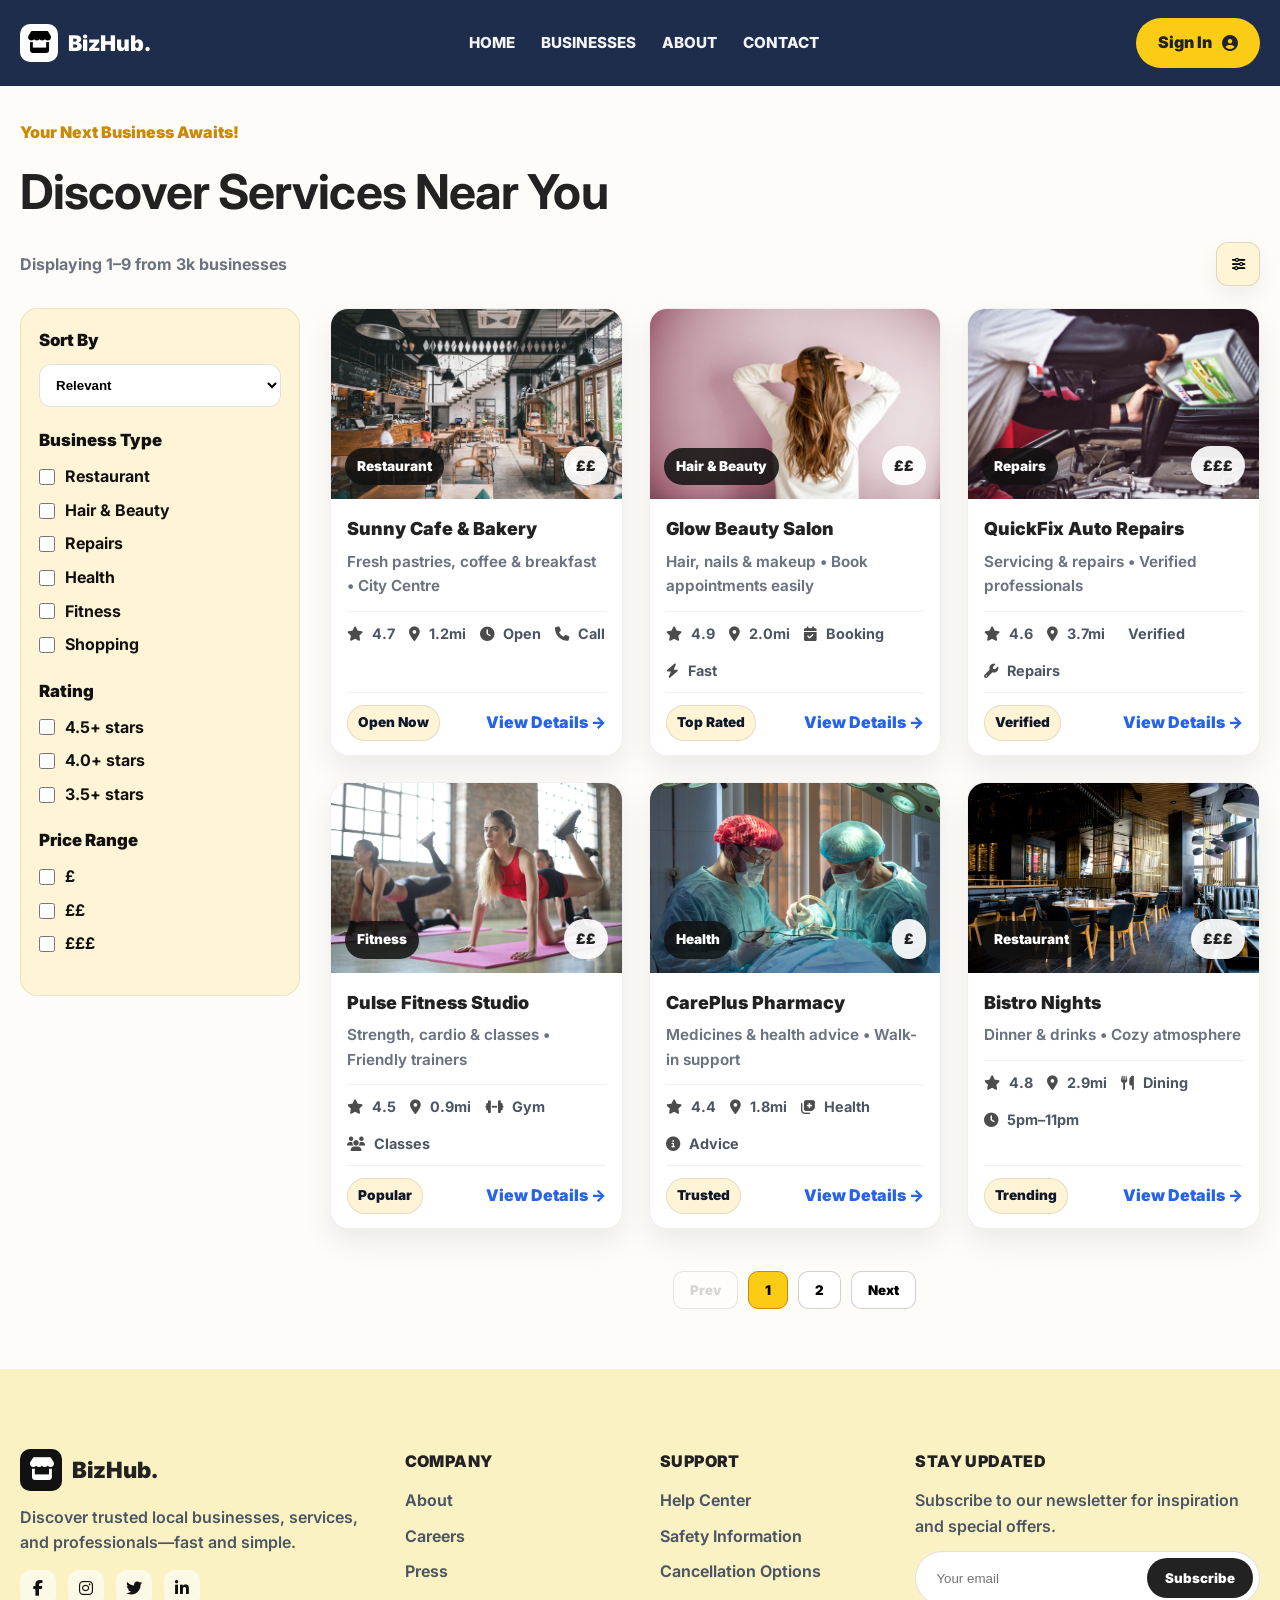
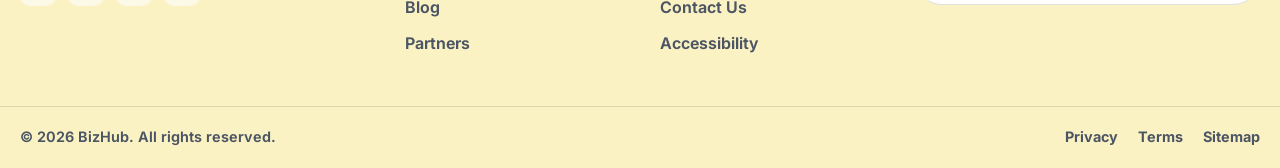
<file: business.html>
<!DOCTYPE html>
<html lang="en">

<head>
  <meta charset="UTF-8" />
  <meta name="viewport" content="width=device-width, initial-scale=1.0" />
  <title>BizHub | Businesses</title>

  <link rel="stylesheet" href="style.css" />
  <link rel="stylesheet" href="https://cdnjs.cloudflare.com/ajax/libs/font-awesome/6.5.0/css/all.min.css">
  <link href="https://fonts.googleapis.com/css2?family=Inter:wght@300;400;600;700;800;900&display=swap"
    rel="stylesheet" />
</head>

<body>

  <!-- NAV -->
  <nav class="navbar">
    <div class="container nav-container">
      <a href="index.html" class="logo">
        <div class="logo-icon"><i class="fa-solid fa-store"></i></div>
        <span>BizHub.</span>
      </a>

      <input type="checkbox" id="nav-toggle" class="nav-toggle">

      <label for="nav-toggle" class="hamburger">
        <i class="fa-solid fa-bars"></i>
      </label>

      <ul class="nav-links">
        <li><a href="index.html">Home</a></li>
        <li><a href="business.html">Businesses</a></li>
        <li><a href="about.html">About</a></li>
        <li><a href="contact.html">Contact</a></li>

        <li class="mobile-signin-item">
          <a class="btn-login" href="signup.html">
            Sign In <i class="fa-solid fa-circle-user"></i>
          </a>
        </li>
      </ul>

      <div class="nav-actions">
        <a class="btn-login" href="signup.html">
          Sign In <i class="fa-solid fa-circle-user"></i>
        </a>
      </div>
    </div>
  </nav>

  <!-- PAGE HEADER -->
  <header class="listing-hero">
    <div class="container">
      <p class="listing-kicker">Your Next Business Awaits!</p>
      <h1 class="listing-title">Discover Services Near You</h1>

      <div class="listing-topbar">
        <p class="listing-count">Displaying <strong>1–9</strong> from <strong>3k</strong> businesses</p>

        <button class="listing-filter-btn" type="button" aria-label="Filters">
          <i class="fa-solid fa-sliders"></i>
        </button>
      </div>
    </div>
  </header>

  <!-- CONTENT -->
  <main class="container listing-layout">

    <!-- LEFT FILTER SIDEBAR -->
    <aside class="filters">
      <div class="filter-block">
        <h3>Sort By</h3>
        <select class="select">
          <option>Relevant</option>
          <option>Top Rated</option>
          <option>Nearest</option>
          <option>Open Now</option>
        </select>
      </div>

      <div class="filter-block">
        <h3>Business Type</h3>
        <label class="check"><input type="checkbox"> Restaurant</label>
        <label class="check"><input type="checkbox"> Hair & Beauty</label>
        <label class="check"><input type="checkbox"> Repairs</label>
        <label class="check"><input type="checkbox"> Health</label>
        <label class="check"><input type="checkbox"> Fitness</label>
        <label class="check"><input type="checkbox"> Shopping</label>
      </div>

      <div class="filter-block">
        <h3>Rating</h3>
        <label class="check"><input type="checkbox"> 4.5+ stars</label>
        <label class="check"><input type="checkbox"> 4.0+ stars</label>
        <label class="check"><input type="checkbox"> 3.5+ stars</label>
      </div>

      <div class="filter-block">
        <h3>Price Range</h3>
        <label class="check"><input type="checkbox"> £</label>
        <label class="check"><input type="checkbox"> ££</label>
        <label class="check"><input type="checkbox"> £££</label>
      </div>
    </aside>

    <!-- RIGHT LISTING GRID -->
    <section class="listing-grid">

      <!-- CARD 1 -->
      <article class="biz-card">
        <div class="biz-img">
          <img src="images/cafe.jpg" alt="Cafe">
          <span class="biz-chip">Restaurant</span>
          <span class="biz-price">££</span>
        </div>

        <div class="biz-body">
          <h3 class="biz-title">Sunny Cafe & Bakery</h3>
          <p class="biz-desc">Fresh pastries, coffee & breakfast • City Centre</p>

          <div class="biz-icons">
            <span><i class="fa-solid fa-star"></i> 4.7</span>
            <span><i class="fa-solid fa-location-dot"></i> 1.2mi</span>
            <span><i class="fa-solid fa-clock"></i> Open</span>
            <span><i class="fa-solid fa-phone"></i> Call</span>
          </div>

          <div class="biz-bottom">
            <span class="biz-highlight">Open Now</span>
            <a href="details_cafe.html" class="view-link">View Details →</a>
          </div>
        </div>
      </article>

      <!-- CARD 2 -->
      <article class="biz-card">
        <div class="biz-img">
          <img src="images/salon.jpg" alt="Salon">
          <span class="biz-chip">Hair & Beauty</span>
          <span class="biz-price">££</span>
        </div>

        <div class="biz-body">
          <h3 class="biz-title">Glow Beauty Salon</h3>
          <p class="biz-desc">Hair, nails & makeup • Book appointments easily</p>

          <div class="biz-icons">
            <span><i class="fa-solid fa-star"></i> 4.9</span>
            <span><i class="fa-solid fa-location-dot"></i> 2.0mi</span>
            <span><i class="fa-solid fa-calendar-check"></i> Booking</span>
            <span><i class="fa-solid fa-bolt"></i> Fast</span>
          </div>

          <div class="biz-bottom">
            <span class="biz-highlight">Top Rated</span>
            <a href="details_salon.html" class="view-link">View Details →</a>
          </div>
        </div>
      </article>

      <!-- CARD 3 -->
      <article class="biz-card">
        <div class="biz-img">
          <img src="images/repair.jpg" alt="Auto repair">
          <span class="biz-chip">Repairs</span>
          <span class="biz-price">£££</span>
        </div>

        <div class="biz-body">
          <h3 class="biz-title">QuickFix Auto Repairs</h3>
          <p class="biz-desc">Servicing & repairs • Verified professionals</p>

          <div class="biz-icons">
            <span><i class="fa-solid fa-star"></i> 4.6</span>
            <span><i class="fa-solid fa-location-dot"></i> 3.7mi</span>
            <span><i class="fa-solid fa-shield-check"></i> Verified</span>
            <span><i class="fa-solid fa-wrench"></i> Repairs</span>
          </div>

          <div class="biz-bottom">
            <span class="biz-highlight">Verified</span>
            <a href="details_auto.html" class="view-link">View Details →</a>
          </div>
        </div>
      </article>

      <!-- CARD 4 -->
      <article class="biz-card">
        <div class="biz-img">
          <img src="images/fittness.jpg" alt="Gym">
          <span class="biz-chip">Fitness</span>
          <span class="biz-price">££</span>
        </div>

        <div class="biz-body">
          <h3 class="biz-title">Pulse Fitness Studio</h3>
          <p class="biz-desc">Strength, cardio & classes • Friendly trainers</p>

          <div class="biz-icons">
            <span><i class="fa-solid fa-star"></i> 4.5</span>
            <span><i class="fa-solid fa-location-dot"></i> 0.9mi</span>
            <span><i class="fa-solid fa-dumbbell"></i> Gym</span>
            <span><i class="fa-solid fa-users"></i> Classes</span>
          </div>

          <div class="biz-bottom">
            <span class="biz-highlight">Popular</span>
            <a href="details_gym.html" class="view-link">View Details →</a>
          </div>
        </div>
      </article>

      <!-- CARD 5 -->
      <article class="biz-card">
        <div class="biz-img">
          <img src="images/pharmacy.jpg" alt="Pharmacy">
          <span class="biz-chip">Health</span>
          <span class="biz-price">£</span>
        </div>

        <div class="biz-body">
          <h3 class="biz-title">CarePlus Pharmacy</h3>
          <p class="biz-desc">Medicines & health advice • Walk-in support</p>

          <div class="biz-icons">
            <span><i class="fa-solid fa-star"></i> 4.4</span>
            <span><i class="fa-solid fa-location-dot"></i> 1.8mi</span>
            <span><i class="fa-solid fa-notes-medical"></i> Health</span>
            <span><i class="fa-solid fa-circle-info"></i> Advice</span>
          </div>

          <div class="biz-bottom">
            <span class="biz-highlight">Trusted</span>
            <a href="details_pharmacy.html" class="view-link">View Details →</a>
          </div>
        </div>
      </article>

      <!-- CARD 6 -->
      <article class="biz-card">
        <div class="biz-img">
          <img src="images/restaurant.jpg" alt="Restaurant">
          <span class="biz-chip">Restaurant</span>
          <span class="biz-price">£££</span>
        </div>

        <div class="biz-body">
          <h3 class="biz-title">Bistro Nights</h3>
          <p class="biz-desc">Dinner & drinks • Cozy atmosphere</p>

          <div class="biz-icons">
            <span><i class="fa-solid fa-star"></i> 4.8</span>
            <span><i class="fa-solid fa-location-dot"></i> 2.9mi</span>
            <span><i class="fa-solid fa-utensils"></i> Dining</span>
            <span><i class="fa-solid fa-clock"></i> 5pm–11pm</span>
          </div>

          <div class="biz-bottom">
            <span class="biz-highlight">Trending</span>
            <a href="details_bistro.html" class="view-link">View Details →</a>
          </div>
        </div>
      </article>

      <!-- PAGINATION -->
      <div class="pagination">
        <button class="page-btn" disabled>Prev</button>
        <button class="page-btn active">1</button>
        <button class="page-btn">2</button>
        <button class="page-btn">Next</button>
      </div>

    </section>
  </main>

  <!-- FOOTER -->
  <footer class="footer">
    <div class="container footer-grid">

      <div class="footer-brand">
        <div class="footer-logo">
          <div class="footer-logo-box"><i class="fa-solid fa-store"></i></div>
          <span>BizHub.</span>
        </div>
        <p>
          Discover trusted local businesses, services, and professionals—fast and simple.
        </p>

        <div class="footer-socials">
          <a href="https://facebook.com" aria-label="Facebook" target="_blank"><i
              class="fa-brands fa-facebook-f"></i></a>
          <a href="https://instagram.com" aria-label="Instagram" target="_blank"><i
              class="fa-brands fa-instagram"></i></a>
          <a href="https://x.com" aria-label="Twitter" target="_blank"><i class="fa-brands fa-twitter"></i></a>
          <a href="https://linkedin.com" aria-label="LinkedIn" target="_blank"><i
              class="fa-brands fa-linkedin-in"></i></a>
        </div>
      </div>

      <div class="footer-links">
        <h4>COMPANY</h4>
        <a href="about.html">About</a>
        <a href="#">Careers</a>
        <a href="#">Press</a>
        <a href="#">Blog</a>
        <a href="#">Partners</a>
      </div>

      <div class="footer-links">
        <h4>SUPPORT</h4>
        <a href="#">Help Center</a>
        <a href="#">Safety Information</a>
        <a href="#">Cancellation Options</a>
        <a href="contact.html">Contact Us</a>
        <a href="#">Accessibility</a>
      </div>

      <div class="footer-newsletter">
        <h4>STAY UPDATED</h4>
        <p>Subscribe to our newsletter for inspiration and special offers.</p>

        <div class="input-group">
          <input type="email" placeholder="Your email" />
          <button>Subscribe</button>
        </div>
      </div>

    </div>

    <div class="container footer-bottom">
      <p>© 2026 BizHub. All rights reserved.</p>
      <div class="b-links">
        <a href="#">Privacy</a>
        <a href="#">Terms</a>
        <a href="#">Sitemap</a>
      </div>
    </div>
  </footer>

</body>

</html>
</file>
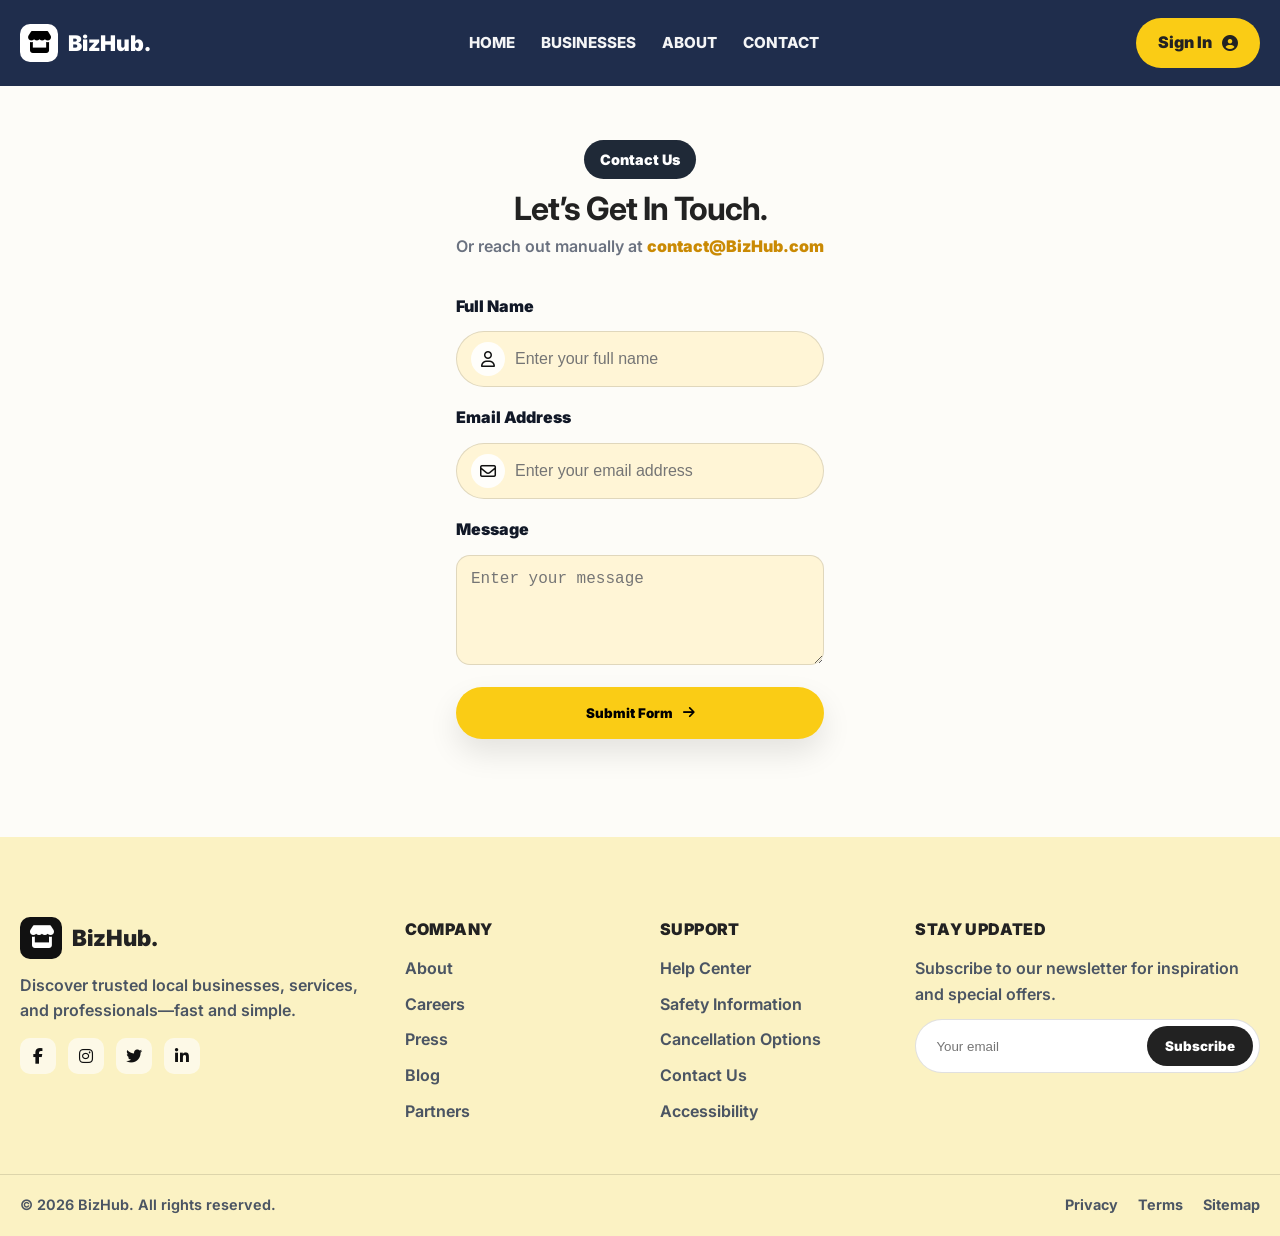
<file: contact.html>
<!DOCTYPE html>
<html lang="en">

<head>
  <meta charset="UTF-8" />
  <meta name="viewport" content="width=device-width, initial-scale=1.0" />
  <title>BizHub | Contact</title>

  <link rel="stylesheet" href="style.css" />
  <link href="https://cdnjs.cloudflare.com/ajax/libs/font-awesome/6.5.0/css/all.min.css" rel="stylesheet" />
  <link href="https://fonts.googleapis.com/css2?family=Inter:wght@300;400;600;700;800;900&display=swap"
    rel="stylesheet" />
</head>

<body>

  <!-- NAV -->
  <nav class="navbar">
    <div class="container nav-container">
      <a href="index.html" class="logo">
        <div class="logo-icon"><i class="fa-solid fa-store"></i></div>
        <span>BizHub.</span>
      </a>

      <input type="checkbox" id="nav-toggle" class="nav-toggle">

      <label for="nav-toggle" class="hamburger">
        <i class="fa-solid fa-bars"></i>
      </label>

      <ul class="nav-links">
        <li><a href="index.html">Home</a></li>
        <li><a href="business.html">Businesses</a></li>
        <li><a href="about.html">About</a></li>
        <li><a href="contact.html">Contact</a></li>

        <li class="mobile-signin-item">
          <a class="btn-login" href="signup.html">
            Sign In <i class="fa-solid fa-circle-user"></i>
          </a>
        </li>
      </ul>

      <div class="nav-actions">
        <a class="btn-login" href="signup.html">
          Sign In <i class="fa-solid fa-circle-user"></i>
        </a>
      </div>
    </div>
  </nav>

  <!-- CONTACT -->
  <section class="contact-page">
    <div class="container contact-wrap">

      <div class="contact-head">
        <span class="contact-pill">Contact Us</span>
        <h1>Let’s Get In Touch.</h1>
        <p>
          Or reach out manually at
          <a class="contact-email" href="mailto:contact@BizHub.com">contact@BizHub.com</a>
        </p>
      </div>

      <form class="contact-form" id="contactForm">
        <label class="contact-label" for="fullName">Full Name</label>
        <div class="contact-input">
          <i class="fa-regular fa-user"></i>
          <input id="fullName" type="text" placeholder="Enter your full name" required />
        </div>

        <label class="contact-label" for="email">Email Address</label>
        <div class="contact-input">
          <i class="fa-regular fa-envelope"></i>
          <input id="email" type="email" placeholder="Enter your email address" required />
        </div>

        <label class="contact-label" for="message">Message</label>
        <textarea id="message" class="contact-textarea" placeholder="Enter your message" required></textarea>

        <button class="contact-submit" type="submit">
          Submit Form <i class="fa-solid fa-arrow-right"></i>
        </button>

        <p class="contact-note" id="contactNote" aria-live="polite"></p>
      </form>

    </div>
  </section>

  <!-- FOOTER -->
  <footer class="footer">
    <div class="container footer-grid">

      <div class="footer-brand">
        <div class="footer-logo">
          <div class="footer-logo-box"><i class="fa-solid fa-store"></i></div>
          <span>BizHub.</span>
        </div>
        <p>
          Discover trusted local businesses, services, and professionals—fast and simple.
        </p>

        <div class="footer-socials">
          <a href="https://facebook.com" aria-label="Facebook" target="_blank"><i
              class="fa-brands fa-facebook-f"></i></a>
          <a href="https://instagram.com" aria-label="Instagram" target="_blank"><i
              class="fa-brands fa-instagram"></i></a>
          <a href="https://x.com" aria-label="Twitter" target="_blank"><i class="fa-brands fa-twitter"></i></a>
          <a href="https://linkedin.com" aria-label="LinkedIn" target="_blank"><i
              class="fa-brands fa-linkedin-in"></i></a>
        </div>
      </div>

      <div class="footer-links">
        <h4>COMPANY</h4>
        <a href="about.html">About</a>
        <a href="#">Careers</a>
        <a href="#">Press</a>
        <a href="#">Blog</a>
        <a href="#">Partners</a>
      </div>

      <div class="footer-links">
        <h4>SUPPORT</h4>
        <a href="#">Help Center</a>
        <a href="#">Safety Information</a>
        <a href="#">Cancellation Options</a>
        <a href="contact.html">Contact Us</a>
        <a href="#">Accessibility</a>
      </div>

      <div class="footer-newsletter">
        <h4>STAY UPDATED</h4>
        <p>Subscribe to our newsletter for inspiration and special offers.</p>

        <div class="input-group">
          <input type="email" placeholder="Your email" />
          <button>Subscribe</button>
        </div>
      </div>

    </div>

    <div class="container footer-bottom">
      <p>© 2026 BizHub. All rights reserved.</p>
      <div class="b-links">
        <a href="#">Privacy</a>
        <a href="#">Terms</a>
        <a href="#">Sitemap</a>
      </div>
    </div>
  </footer>

</body>

</html>
</file>
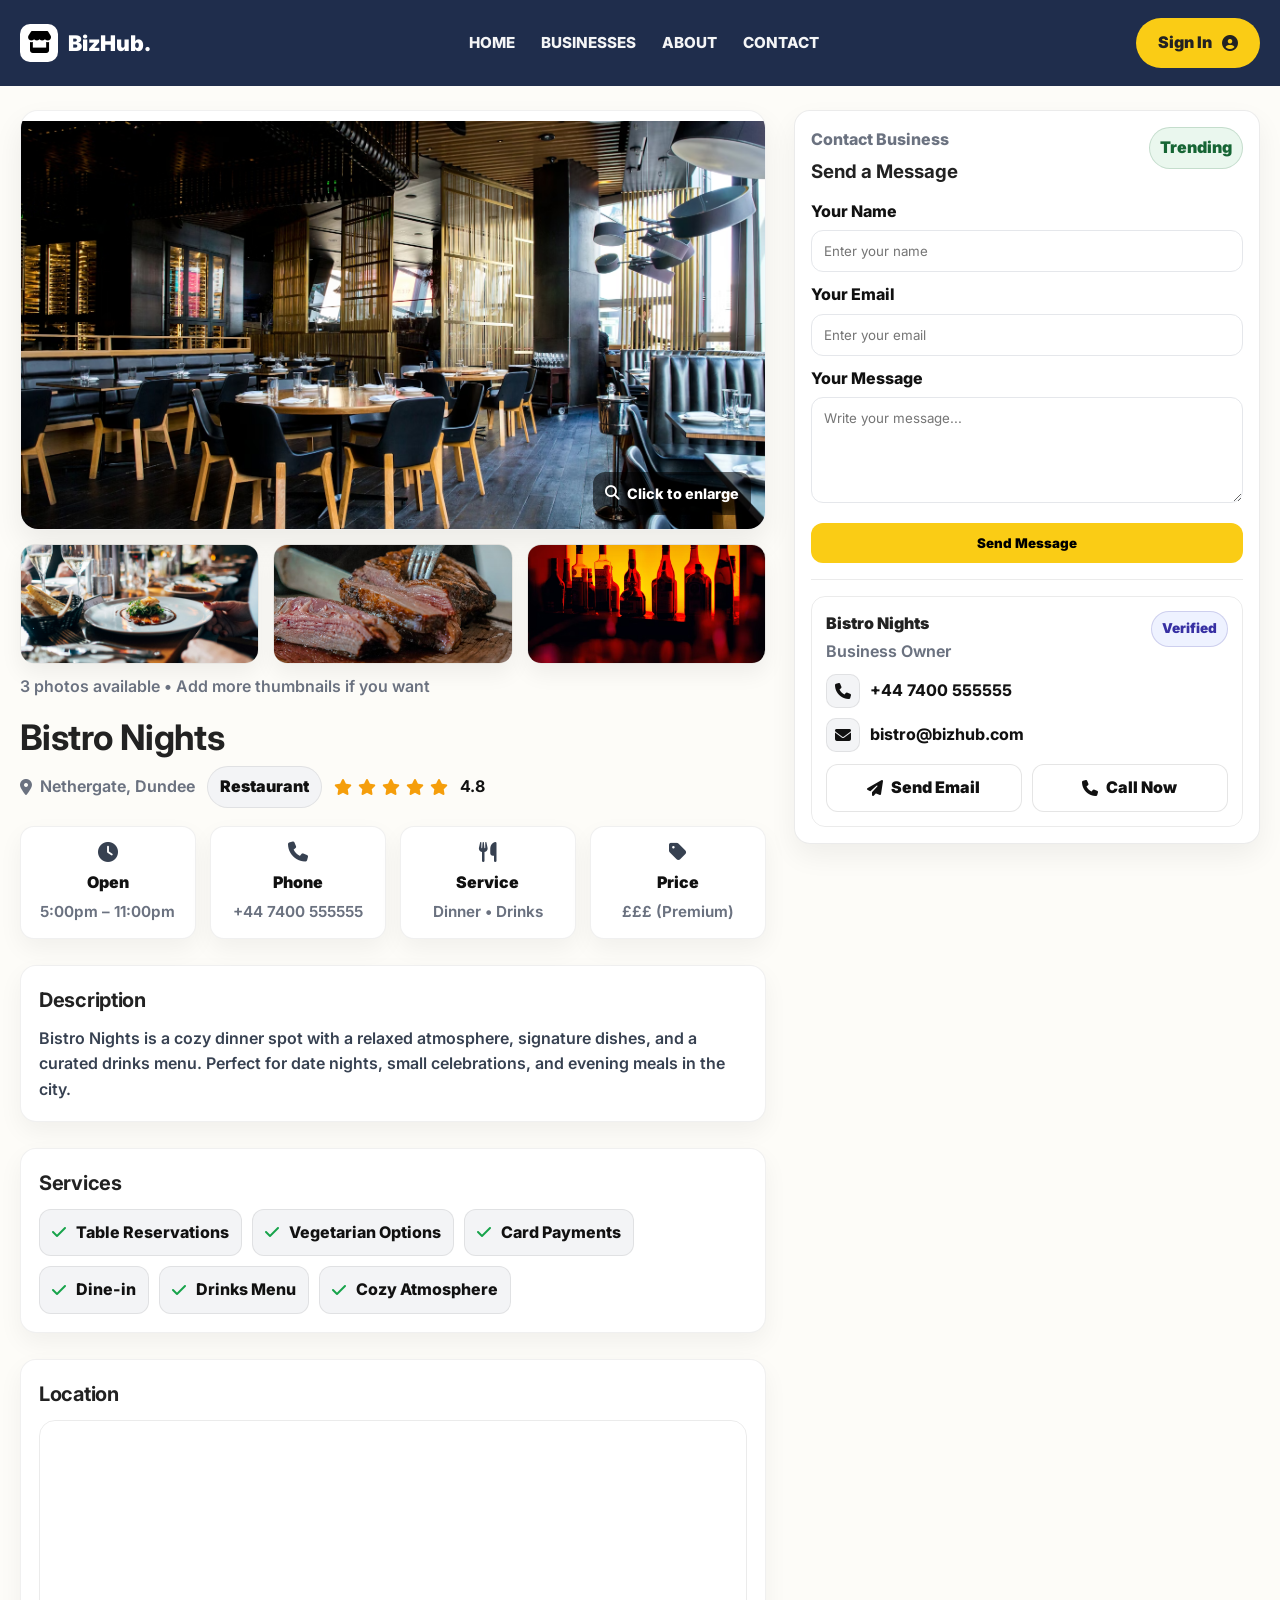
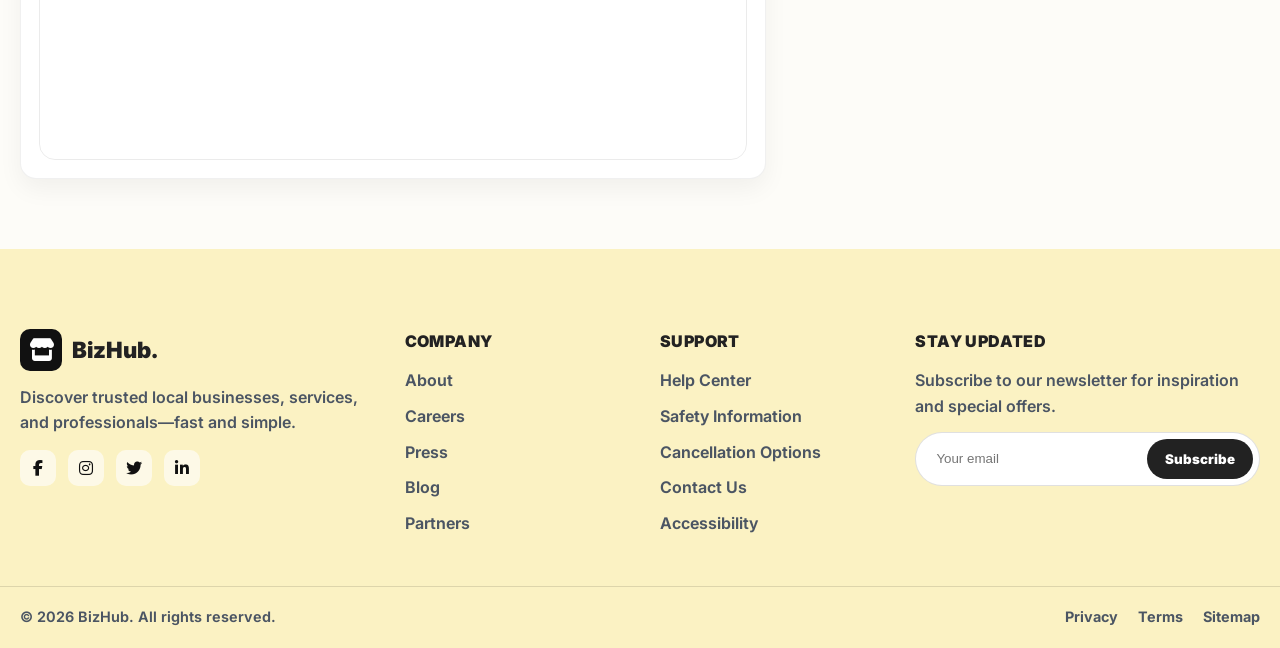
<file: details_bistro.html>
<!DOCTYPE html>
<html lang="en">

<head>
  <meta charset="UTF-8" />
  <meta name="viewport" content="width=device-width, initial-scale=1.0" />
  <title>BizHub | Bistro Nights</title>

  <link rel="stylesheet" href="style.css" />
  <link rel="stylesheet" href="https://cdnjs.cloudflare.com/ajax/libs/font-awesome/6.5.0/css/all.min.css">
  <link href="https://fonts.googleapis.com/css2?family=Inter:wght@300;400;600;700;800;900&display=swap"
    rel="stylesheet" />
</head>

<body>

  <nav class="navbar">
    <div class="container nav-container">
      <a href="index.html" class="logo">
        <div class="logo-icon"><i class="fa-solid fa-store"></i></div>
        <span>BizHub.</span>
      </a>

      <input type="checkbox" id="nav-toggle" class="nav-toggle">

      <label for="nav-toggle" class="hamburger">
        <i class="fa-solid fa-bars"></i>
      </label>

      <ul class="nav-links">
        <li><a href="index.html">Home</a></li>
        <li><a href="business.html">Businesses</a></li>
        <li><a href="about.html">About</a></li>
        <li><a href="contact.html">Contact</a></li>

        <li class="mobile-signin-item">
          <a class="btn-login" href="signup.html">
            Sign In <i class="fa-solid fa-circle-user"></i>
          </a>
        </li>
      </ul>

      <div class="nav-actions">
        <a class="btn-login" href="signup.html">
          Sign In <i class="fa-solid fa-circle-user"></i>
        </a>
      </div>
    </div>
  </nav>

  <main class="details-page">
    <div class="container">

      <section class="details-grid">

        <div class="details-left">

          <div class="gallery-main">
            <img src="images/restaurant.jpg" alt="Bistro Nights main" />
            <div class="gallery-hint">
              <i class="fa-solid fa-magnifying-glass"></i> Click to enlarge
            </div>
          </div>

          <div class="gallery-thumbs">
            <img src="images/restaurant 2.jpg" alt="Bistro thumb 1" />
            <img src="images/restaurant 3.jpg" alt="Bistro thumb 2" />
            <img src="images/restaurant 4.jpg" alt="Bistro thumb 3" />
          </div>

          <p class="photos-note">3 photos available • Add more thumbnails if you want</p>

          <div class="biz-head">
            <h1>Bistro Nights</h1>

            <div class="biz-meta">
              <span class="biz-meta-item">
                <i class="fa-solid fa-location-dot"></i>
                Nethergate, Dundee
              </span>

              <span class="pill">Restaurant</span>

              <span class="rating">
                <i class="fa-solid fa-star"></i>
                <i class="fa-solid fa-star"></i>
                <i class="fa-solid fa-star"></i>
                <i class="fa-solid fa-star"></i>
                <i class="fa-solid fa-star"></i>
                <strong>4.8</strong>
              </span>
            </div>
          </div>

          <div class="info-cards">
            <div class="info-card">
              <i class="fa-solid fa-clock"></i>
              <strong>Open</strong>
              <span>5:00pm – 11:00pm</span>
            </div>

            <div class="info-card">
              <i class="fa-solid fa-phone"></i>
              <strong>Phone</strong>
              <span>+44 7400 555555</span>
            </div>

            <div class="info-card">
              <i class="fa-solid fa-utensils"></i>
              <strong>Service</strong>
              <span>Dinner • Drinks</span>
            </div>

            <div class="info-card">
              <i class="fa-solid fa-tag"></i>
              <strong>Price</strong>
              <span>£££ (Premium)</span>
            </div>
          </div>

          <section class="details-section">
            <h2>Description</h2>
            <p>
              Bistro Nights is a cozy dinner spot with a relaxed atmosphere, signature dishes, and a curated drinks
              menu.
              Perfect for date nights, small celebrations, and evening meals in the city.
            </p>
          </section>

          <section class="details-section">
            <h2>Services</h2>

            <div class="amenities">
              <span class="amenity"><i class="fa-solid fa-check"></i> Table Reservations</span>
              <span class="amenity"><i class="fa-solid fa-check"></i> Vegetarian Options</span>
              <span class="amenity"><i class="fa-solid fa-check"></i> Card Payments</span>
              <span class="amenity"><i class="fa-solid fa-check"></i> Dine-in</span>
              <span class="amenity"><i class="fa-solid fa-check"></i> Drinks Menu</span>
              <span class="amenity"><i class="fa-solid fa-check"></i> Cozy Atmosphere</span>
            </div>
          </section>

          <section class="details-section">
            <h2>Location</h2>

            <div class="map-box">
              <iframe title="Map" src="https://www.google.com/maps?q=Nethergate%20Dundee&output=embed"
                loading="lazy"></iframe>
            </div>
          </section>

        </div>

        <aside class="details-right">
          <div class="side-card">
            <div class="side-top">
              <div>
                <p class="side-label">Contact Business</p>
                <h3>Send a Message</h3>
              </div>
              <span class="status-pill">Trending</span>
            </div>

            <form class="contact-mini">
              <label>
                <span>Your Name</span>
                <input type="text" placeholder="Enter your name" />
              </label>

              <label>
                <span>Your Email</span>
                <input type="email" placeholder="Enter your email" />
              </label>

              <label>
                <span>Your Message</span>
                <textarea rows="5" placeholder="Write your message..."></textarea>
              </label>

              <button type="button" class="side-btn">Send Message</button>
            </form>

            <div class="side-divider"></div>

            <div class="owner-card">
              <div class="owner-head">
                <div>
                  <h4>Bistro Nights</h4>
                  <p>Business Owner</p>
                </div>
                <span class="owner-badge">Verified</span>
              </div>

              <div class="owner-rows">
                <div class="owner-row">
                  <i class="fa-solid fa-phone"></i>
                  <span>+44 7400 555555</span>
                </div>
                <div class="owner-row">
                  <i class="fa-solid fa-envelope"></i>
                  <span>bistro@bizhub.com</span>
                </div>
              </div>

              <div class="owner-actions">
                <a class="owner-action" href="mailto:bistro@bizhub.com">
                  <i class="fa-solid fa-paper-plane"></i> Send Email
                </a>
                <a class="owner-action" href="tel:+447400555555">
                  <i class="fa-solid fa-phone"></i> Call Now
                </a>
              </div>
            </div>

          </div>
        </aside>

      </section>

    </div>
  </main>

  <!-- FOOTER -->
  <footer class="footer">
    <div class="container footer-grid">

      <div class="footer-brand">
        <div class="footer-logo">
          <div class="footer-logo-box"><i class="fa-solid fa-store"></i></div>
          <span>BizHub.</span>
        </div>
        <p>
          Discover trusted local businesses, services, and professionals—fast and simple.
        </p>

        <div class="footer-socials">
          <a href="https://facebook.com" aria-label="Facebook" target="_blank"><i
              class="fa-brands fa-facebook-f"></i></a>
          <a href="https://instagram.com" aria-label="Instagram" target="_blank"><i
              class="fa-brands fa-instagram"></i></a>
          <a href="https://x.com" aria-label="Twitter" target="_blank"><i class="fa-brands fa-twitter"></i></a>
          <a href="https://linkedin.com" aria-label="LinkedIn" target="_blank"><i
              class="fa-brands fa-linkedin-in"></i></a>
        </div>
      </div>

      <div class="footer-links">
        <h4>COMPANY</h4>
        <a href="about.html">About</a>
        <a href="#">Careers</a>
        <a href="#">Press</a>
        <a href="#">Blog</a>
        <a href="#">Partners</a>
      </div>

      <div class="footer-links">
        <h4>SUPPORT</h4>
        <a href="#">Help Center</a>
        <a href="#">Safety Information</a>
        <a href="#">Cancellation Options</a>
        <a href="contact.html">Contact Us</a>
        <a href="#">Accessibility</a>
      </div>

      <div class="footer-newsletter">
        <h4>STAY UPDATED</h4>
        <p>Subscribe to our newsletter for inspiration and special offers.</p>

        <div class="input-group">
          <input type="email" placeholder="Your email" />
          <button>Subscribe</button>
        </div>
      </div>

    </div>

    <div class="container footer-bottom">
      <p>© 2026 BizHub. All rights reserved.</p>
      <div class="b-links">
        <a href="#">Privacy</a>
        <a href="#">Terms</a>
        <a href="#">Sitemap</a>
      </div>
    </div>
  </footer>

</body>

</html>
</file>
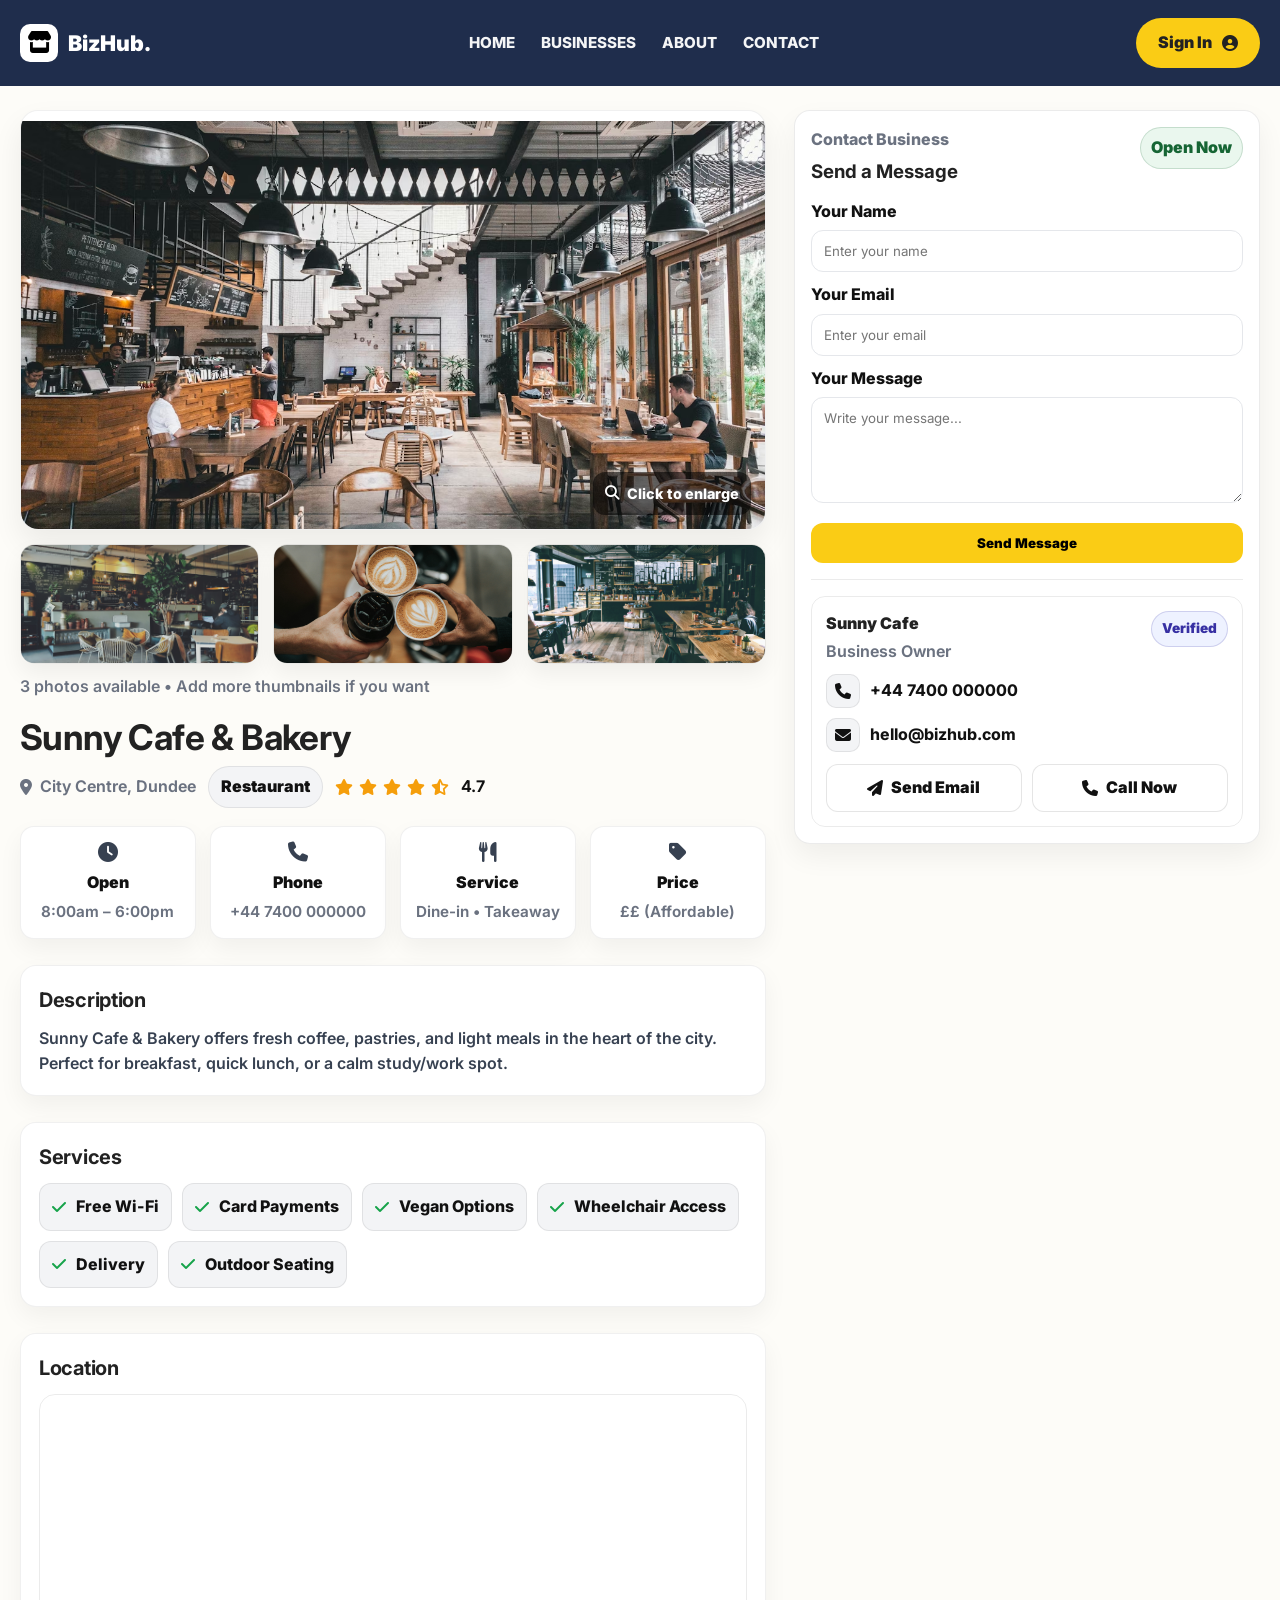
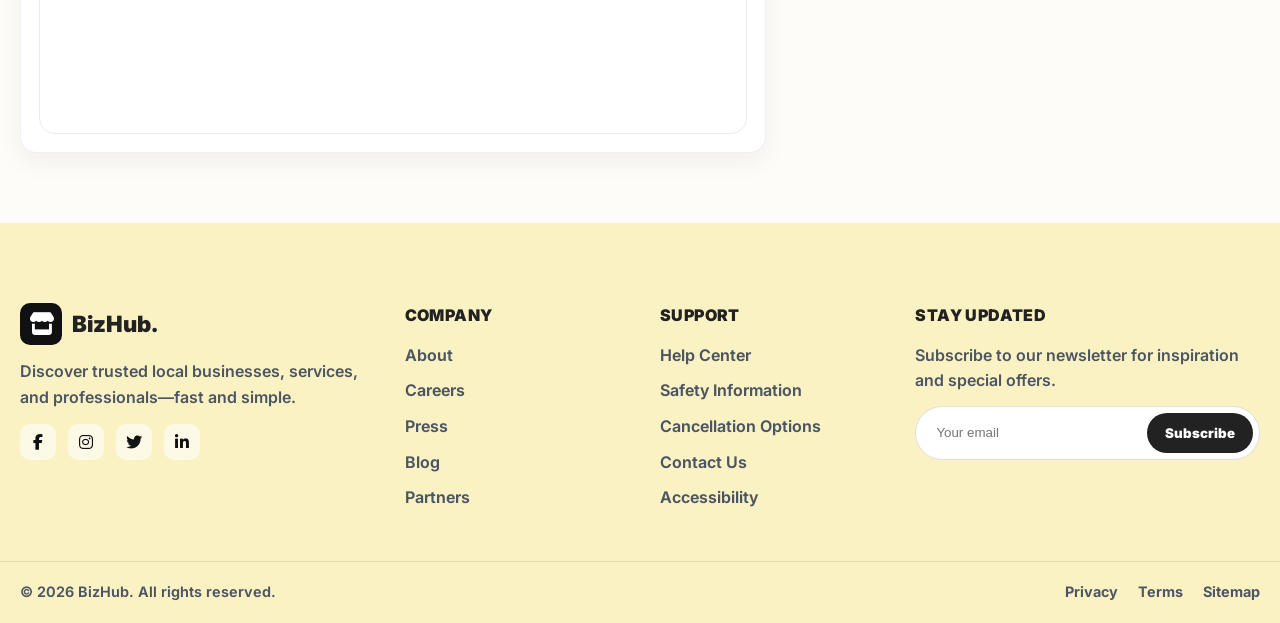
<file: details_cafe.html>
<!DOCTYPE html>
<html lang="en">

<head>
  <meta charset="UTF-8" />
  <meta name="viewport" content="width=device-width, initial-scale=1.0" />
  <title>BizHub | Business Details</title>

  <link rel="stylesheet" href="style.css" />
  <link href="https://cdnjs.cloudflare.com/ajax/libs/font-awesome/6.5.0/css/all.min.css" rel="stylesheet" />
  <link href="https://fonts.googleapis.com/css2?family=Inter:wght@300;400;600;700;800;900&display=swap"
    rel="stylesheet" />
</head>

<body>

  <!-- NAV -->
  <nav class="navbar">
    <div class="container nav-container">
      <a href="index.html" class="logo">
        <div class="logo-icon"><i class="fa-solid fa-store"></i></div>
        <span>BizHub.</span>
      </a>  

      <input type="checkbox" id="nav-toggle" class="nav-toggle">

      <label for="nav-toggle" class="hamburger">
        <i class="fa-solid fa-bars"></i>
      </label>

      <ul class="nav-links">
        <li><a href="index.html">Home</a></li>
        <li><a href="business.html">Businesses</a></li>
        <li><a href="about.html">About</a></li>
        <li><a href="contact.html">Contact</a></li>

        <li class="mobile-signin-item">
          <a class="btn-login" href="signup.html">
            Sign In <i class="fa-solid fa-circle-user"></i>
          </a>
        </li>
      </ul>

      <div class="nav-actions">
        <a class="btn-login" href="signup.html">
          Sign In <i class="fa-solid fa-circle-user"></i>
        </a>
      </div>
    </div>
  </nav>

  <main class="details-page">
    <div class="container">

      <section class="details-grid">

        <!-- LEFT: Gallery -->
        <div class="details-left">
          <div class="gallery-main">
            <img src="images/cafe.jpg" alt="Business main" />
            <div class="gallery-hint">
              <i class="fa-solid fa-magnifying-glass"></i> Click to enlarge
            </div>
          </div>

          <div class="gallery-thumbs">
            <img src="images/cafe 2.jpg" alt="Thumb 1" />
            <img src="images/cafe 3.jpg" alt="Thumb 2" />
            <img src="images/cafe 4.jpg" alt="Thumb 3" />
          </div>

          <p class="photos-note">3 photos available • Add more thumbnails if you want</p>

          <!-- Title + meta -->
          <div class="biz-head">
            <h1>Sunny Cafe & Bakery</h1>

            <div class="biz-meta">
              <span class="biz-meta-item">
                <i class="fa-solid fa-location-dot"></i>
                City Centre, Dundee
              </span>

              <span class="pill">Restaurant</span>

              <span class="rating">
                <i class="fa-solid fa-star"></i>
                <i class="fa-solid fa-star"></i>
                <i class="fa-solid fa-star"></i>
                <i class="fa-solid fa-star"></i>
                <i class="fa-solid fa-star-half-stroke"></i>
                <strong>4.7</strong>
              </span>
            </div>
          </div>

          <!-- Info cards row -->
          <div class="info-cards">
            <div class="info-card">
              <i class="fa-solid fa-clock"></i>
              <strong>Open</strong>
              <span>8:00am – 6:00pm</span>
            </div>

            <div class="info-card">
              <i class="fa-solid fa-phone"></i>
              <strong>Phone</strong>
              <span>+44 7400 000000</span>
            </div>

            <div class="info-card">
              <i class="fa-solid fa-utensils"></i>
              <strong>Service</strong>
              <span>Dine-in • Takeaway</span>
            </div>

            <div class="info-card">
              <i class="fa-solid fa-tag"></i>
              <strong>Price</strong>
              <span>££ (Affordable)</span>
            </div>
          </div>

          <!-- Description -->
          <section class="details-section">
            <h2>Description</h2>
            <p>
              Sunny Cafe & Bakery offers fresh coffee, pastries, and light meals in the heart of the city.
              Perfect for breakfast, quick lunch, or a calm study/work spot.
            </p>
          </section>

          <!-- Amenities / Services -->
          <section class="details-section">
            <h2>Services</h2>

            <div class="amenities">
              <span class="amenity"><i class="fa-solid fa-check"></i> Free Wi-Fi</span>
              <span class="amenity"><i class="fa-solid fa-check"></i> Card Payments</span>
              <span class="amenity"><i class="fa-solid fa-check"></i> Vegan Options</span>
              <span class="amenity"><i class="fa-solid fa-check"></i> Wheelchair Access</span>
              <span class="amenity"><i class="fa-solid fa-check"></i> Delivery</span>
              <span class="amenity"><i class="fa-solid fa-check"></i> Outdoor Seating</span>
            </div>
          </section>

          <!-- Location -->
          <section class="details-section">
            <h2>Location</h2>

            <div class="map-box">
              <iframe title="Map" src="https://www.google.com/maps?q=Dundee%20City%20Centre&output=embed"
                loading="lazy"></iframe>
            </div>
          </section>
        </div>

        <!-- RIGHT: Sticky contact card -->
        <aside class="details-right">
          <div class="side-card">
            <div class="side-top">
              <div>
                <p class="side-label">Contact Business</p>
                <h3>Send a Message</h3>
              </div>
              <span class="status-pill">Open Now</span>
            </div>

            <form class="contact-mini">
              <label>
                <span>Your Name</span>
                <input type="text" placeholder="Enter your name" />
              </label>

              <label>
                <span>Your Email</span>
                <input type="email" placeholder="Enter your email" />
              </label>

              <label>
                <span>Your Message</span>
                <textarea rows="5" placeholder="Write your message..."></textarea>
              </label>

              <button type="button" class="side-btn">
                Send Message
              </button>
            </form>

            <div class="side-divider"></div>

            <div class="owner-card">
              <div class="owner-head">
                <div>
                  <h4>Sunny Cafe</h4>
                  <p>Business Owner</p>
                </div>
                <span class="owner-badge">Verified</span>
              </div>

              <div class="owner-rows">
                <div class="owner-row">
                  <i class="fa-solid fa-phone"></i>
                  <span>+44 7400 000000</span>
                </div>
                <div class="owner-row">
                  <i class="fa-solid fa-envelope"></i>
                  <span>hello@bizhub.com</span>
                </div>
              </div>

              <div class="owner-actions">
                <a class="owner-action" href="mailto:hello@bizhub.com">
                  <i class="fa-solid fa-paper-plane"></i> Send Email
                </a>
                <a class="owner-action" href="tel:+447400000000">
                  <i class="fa-solid fa-phone"></i> Call Now
                </a>
              </div>
            </div>
          </div>
        </aside>

      </section>

    </div>
  </main>

  <!-- FOOTER -->
  <footer class="footer">
    <div class="container footer-grid">

      <div class="footer-brand">
        <div class="footer-logo">
          <div class="footer-logo-box"><i class="fa-solid fa-store"></i></div>
          <span>BizHub.</span>
        </div>
        <p>
          Discover trusted local businesses, services, and professionals—fast and simple.
        </p>

        <div class="footer-socials">
          <a href="https://facebook.com" aria-label="Facebook" target="_blank"><i
              class="fa-brands fa-facebook-f"></i></a>
          <a href="https://instagram.com" aria-label="Instagram" target="_blank"><i
              class="fa-brands fa-instagram"></i></a>
          <a href="https://x.com" aria-label="Twitter" target="_blank"><i class="fa-brands fa-twitter"></i></a>
          <a href="https://linkedin.com" aria-label="LinkedIn" target="_blank"><i
              class="fa-brands fa-linkedin-in"></i></a>
        </div>
      </div>

      <div class="footer-links">
        <h4>COMPANY</h4>
        <a href="about.html">About</a>
        <a href="#">Careers</a>
        <a href="#">Press</a>
        <a href="#">Blog</a>
        <a href="#">Partners</a>
      </div>

      <div class="footer-links">
        <h4>SUPPORT</h4>
        <a href="#">Help Center</a>
        <a href="#">Safety Information</a>
        <a href="#">Cancellation Options</a>
        <a href="contact.html">Contact Us</a>
        <a href="#">Accessibility</a>
      </div>

      <div class="footer-newsletter">
        <h4>STAY UPDATED</h4>
        <p>Subscribe to our newsletter for inspiration and special offers.</p>

        <div class="input-group">
          <input type="email" placeholder="Your email" />
          <button>Subscribe</button>
        </div>
      </div>

    </div>

    <div class="container footer-bottom">
      <p>© 2026 BizHub. All rights reserved.</p>
      <div class="b-links">
        <a href="#">Privacy</a>
        <a href="#">Terms</a>
        <a href="#">Sitemap</a>
      </div>
    </div>
  </footer>
</body>

</html>
</file>
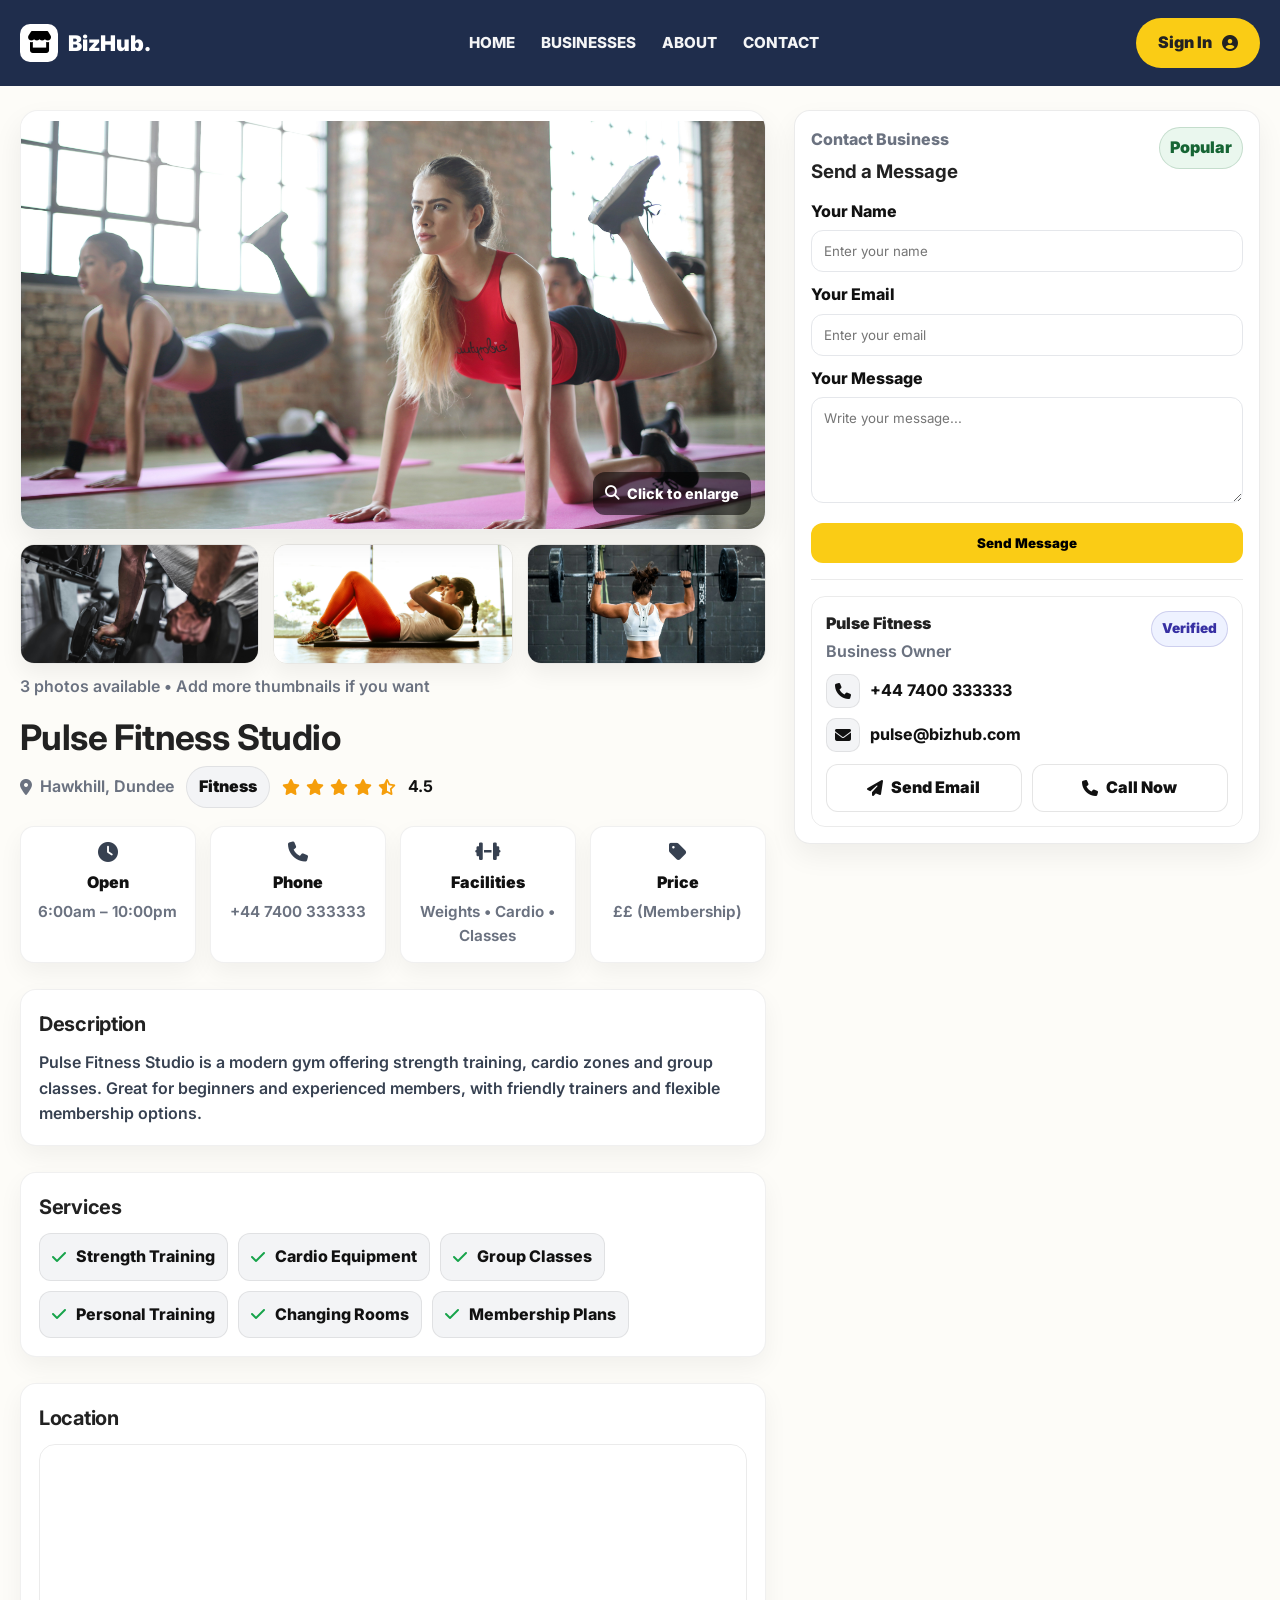
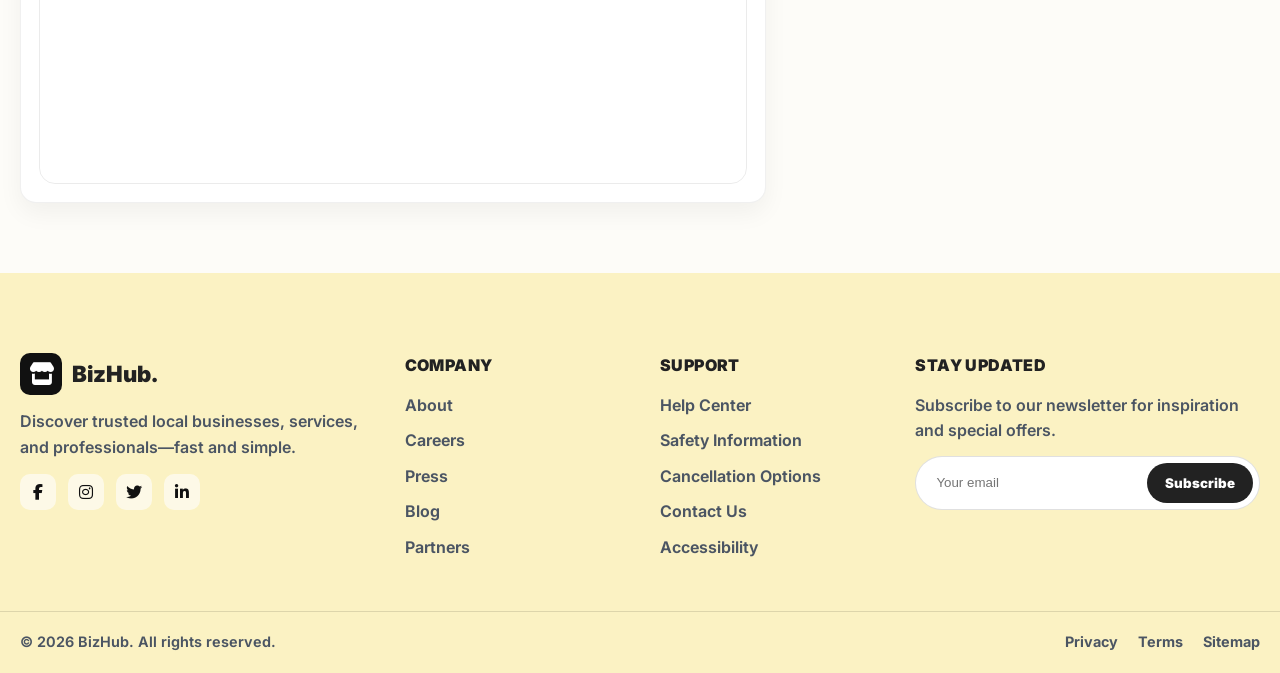
<file: details_gym.html>
<!DOCTYPE html>
<html lang="en">

<head>
  <meta charset="UTF-8" />
  <meta name="viewport" content="width=device-width, initial-scale=1.0" />
  <title>BizHub | Pulse Fitness Studio</title>

  <link rel="stylesheet" href="style.css" />
  <link rel="stylesheet" href="https://cdnjs.cloudflare.com/ajax/libs/font-awesome/6.5.0/css/all.min.css">
  <link href="https://fonts.googleapis.com/css2?family=Inter:wght@300;400;600;700;800;900&display=swap"
    rel="stylesheet" />
</head>

<body>

  <!-- NAV -->
  <nav class="navbar">
    <div class="container nav-container">
      <a href="index.html" class="logo">
        <div class="logo-icon"><i class="fa-solid fa-store"></i></div>
        <span>BizHub.</span>
      </a>

      <input type="checkbox" id="nav-toggle" class="nav-toggle">

      <label for="nav-toggle" class="hamburger">
        <i class="fa-solid fa-bars"></i>
      </label>

      <ul class="nav-links">
        <li><a href="index.html">Home</a></li>
        <li><a href="business.html">Businesses</a></li>
        <li><a href="about.html">About</a></li>
        <li><a href="contact.html">Contact</a></li>

        <li class="mobile-signin-item">
          <a class="btn-login" href="signup.html">
            Sign In <i class="fa-solid fa-circle-user"></i>
          </a>
        </li>
      </ul>

      <div class="nav-actions">
        <a class="btn-login" href="signup.html">
          Sign In <i class="fa-solid fa-circle-user"></i>
        </a>
      </div>
    </div>
  </nav>

  <main class="details-page">
    <div class="container">

      <section class="details-grid">

        <!-- LEFT -->
        <div class="details-left">

          <div class="gallery-main">
            <img src="images/fittness.jpg" alt="Pulse Fitness Studio main" />
            <div class="gallery-hint">
              <i class="fa-solid fa-magnifying-glass"></i> Click to enlarge
            </div>
          </div>

          <div class="gallery-thumbs">
            <img src="images/fittness 2.jpg" alt="Gym thumb 1" />
            <img src="images/fittness 3.jpg" alt="Gym thumb 2" />
            <img src="images/fittness 4.jpg" alt="Gym thumb 3" />
          </div>

          <p class="photos-note">3 photos available • Add more thumbnails if you want</p>

          <div class="biz-head">
            <h1>Pulse Fitness Studio</h1>

            <div class="biz-meta">
              <span class="biz-meta-item">
                <i class="fa-solid fa-location-dot"></i>
                Hawkhill, Dundee
              </span>

              <span class="pill">Fitness</span>

              <span class="rating">
                <i class="fa-solid fa-star"></i>
                <i class="fa-solid fa-star"></i>
                <i class="fa-solid fa-star"></i>
                <i class="fa-solid fa-star"></i>
                <i class="fa-solid fa-star-half-stroke"></i>
                <strong>4.5</strong>
              </span>
            </div>
          </div>

          <div class="info-cards">
            <div class="info-card">
              <i class="fa-solid fa-clock"></i>
              <strong>Open</strong>
              <span>6:00am – 10:00pm</span>
            </div>

            <div class="info-card">
              <i class="fa-solid fa-phone"></i>
              <strong>Phone</strong>
              <span>+44 7400 333333</span>
            </div>

            <div class="info-card">
              <i class="fa-solid fa-dumbbell"></i>
              <strong>Facilities</strong>
              <span>Weights • Cardio • Classes</span>
            </div>

            <div class="info-card">
              <i class="fa-solid fa-tag"></i>
              <strong>Price</strong>
              <span>££ (Membership)</span>
            </div>
          </div>

          <section class="details-section">
            <h2>Description</h2>
            <p>
              Pulse Fitness Studio is a modern gym offering strength training, cardio zones and group classes.
              Great for beginners and experienced members, with friendly trainers and flexible membership options.
            </p>
          </section>

          <section class="details-section">
            <h2>Services</h2>

            <div class="amenities">
              <span class="amenity"><i class="fa-solid fa-check"></i> Strength Training</span>
              <span class="amenity"><i class="fa-solid fa-check"></i> Cardio Equipment</span>
              <span class="amenity"><i class="fa-solid fa-check"></i> Group Classes</span>
              <span class="amenity"><i class="fa-solid fa-check"></i> Personal Training</span>
              <span class="amenity"><i class="fa-solid fa-check"></i> Changing Rooms</span>
              <span class="amenity"><i class="fa-solid fa-check"></i> Membership Plans</span>
            </div>
          </section>

          <section class="details-section">
            <h2>Location</h2>

            <div class="map-box">
              <iframe title="Map" src="https://www.google.com/maps?q=Hawkhill%20Dundee&output=embed"
                loading="lazy"></iframe>
            </div>
          </section>

        </div>

        <!-- RIGHT -->
        <aside class="details-right">
          <div class="side-card">
            <div class="side-top">
              <div>
                <p class="side-label">Contact Business</p>
                <h3>Send a Message</h3>
              </div>
              <span class="status-pill">Popular</span>
            </div>

            <form class="contact-mini">
              <label>
                <span>Your Name</span>
                <input type="text" placeholder="Enter your name" />
              </label>

              <label>
                <span>Your Email</span>
                <input type="email" placeholder="Enter your email" />
              </label>

              <label>
                <span>Your Message</span>
                <textarea rows="5" placeholder="Write your message..."></textarea>
              </label>

              <button type="button" class="side-btn">Send Message</button>
            </form>

            <div class="side-divider"></div>

            <div class="owner-card">
              <div class="owner-head">
                <div>
                  <h4>Pulse Fitness</h4>
                  <p>Business Owner</p>
                </div>
                <span class="owner-badge">Verified</span>
              </div>

              <div class="owner-rows">
                <div class="owner-row">
                  <i class="fa-solid fa-phone"></i>
                  <span>+44 7400 333333</span>
                </div>
                <div class="owner-row">
                  <i class="fa-solid fa-envelope"></i>
                  <span>pulse@bizhub.com</span>
                </div>
              </div>

              <div class="owner-actions">
                <a class="owner-action" href="mailto:pulse@bizhub.com">
                  <i class="fa-solid fa-paper-plane"></i> Send Email
                </a>
                <a class="owner-action" href="tel:+447400333333">
                  <i class="fa-solid fa-phone"></i> Call Now
                </a>
              </div>
            </div>

          </div>
        </aside>

      </section>

    </div>
  </main>

  <!-- FOOTER -->
  <footer class="footer">
    <div class="container footer-grid">

      <div class="footer-brand">
        <div class="footer-logo">
          <div class="footer-logo-box"><i class="fa-solid fa-store"></i></div>
          <span>BizHub.</span>
        </div>
        <p>
          Discover trusted local businesses, services, and professionals—fast and simple.
        </p>

        <div class="footer-socials">
          <a href="https://facebook.com" aria-label="Facebook" target="_blank"><i
              class="fa-brands fa-facebook-f"></i></a>
          <a href="https://instagram.com" aria-label="Instagram" target="_blank"><i
              class="fa-brands fa-instagram"></i></a>
          <a href="https://x.com" aria-label="Twitter" target="_blank"><i class="fa-brands fa-twitter"></i></a>
          <a href="https://linkedin.com" aria-label="LinkedIn" target="_blank"><i
              class="fa-brands fa-linkedin-in"></i></a>
        </div>
      </div>

      <div class="footer-links">
        <h4>COMPANY</h4>
        <a href="about.html">About</a>
        <a href="#">Careers</a>
        <a href="#">Press</a>
        <a href="#">Blog</a>
        <a href="#">Partners</a>
      </div>

      <div class="footer-links">
        <h4>SUPPORT</h4>
        <a href="#">Help Center</a>
        <a href="#">Safety Information</a>
        <a href="#">Cancellation Options</a>
        <a href="contact.html">Contact Us</a>
        <a href="#">Accessibility</a>
      </div>

      <div class="footer-newsletter">
        <h4>STAY UPDATED</h4>
        <p>Subscribe to our newsletter for inspiration and special offers.</p>

        <div class="input-group">
          <input type="email" placeholder="Your email" />
          <button>Subscribe</button>
        </div>
      </div>

    </div>

    <div class="container footer-bottom">
      <p>© 2026 BizHub. All rights reserved.</p>
      <div class="b-links">
        <a href="#">Privacy</a>
        <a href="#">Terms</a>
        <a href="#">Sitemap</a>
      </div>
    </div>
  </footer>

</body>

</html>
</file>
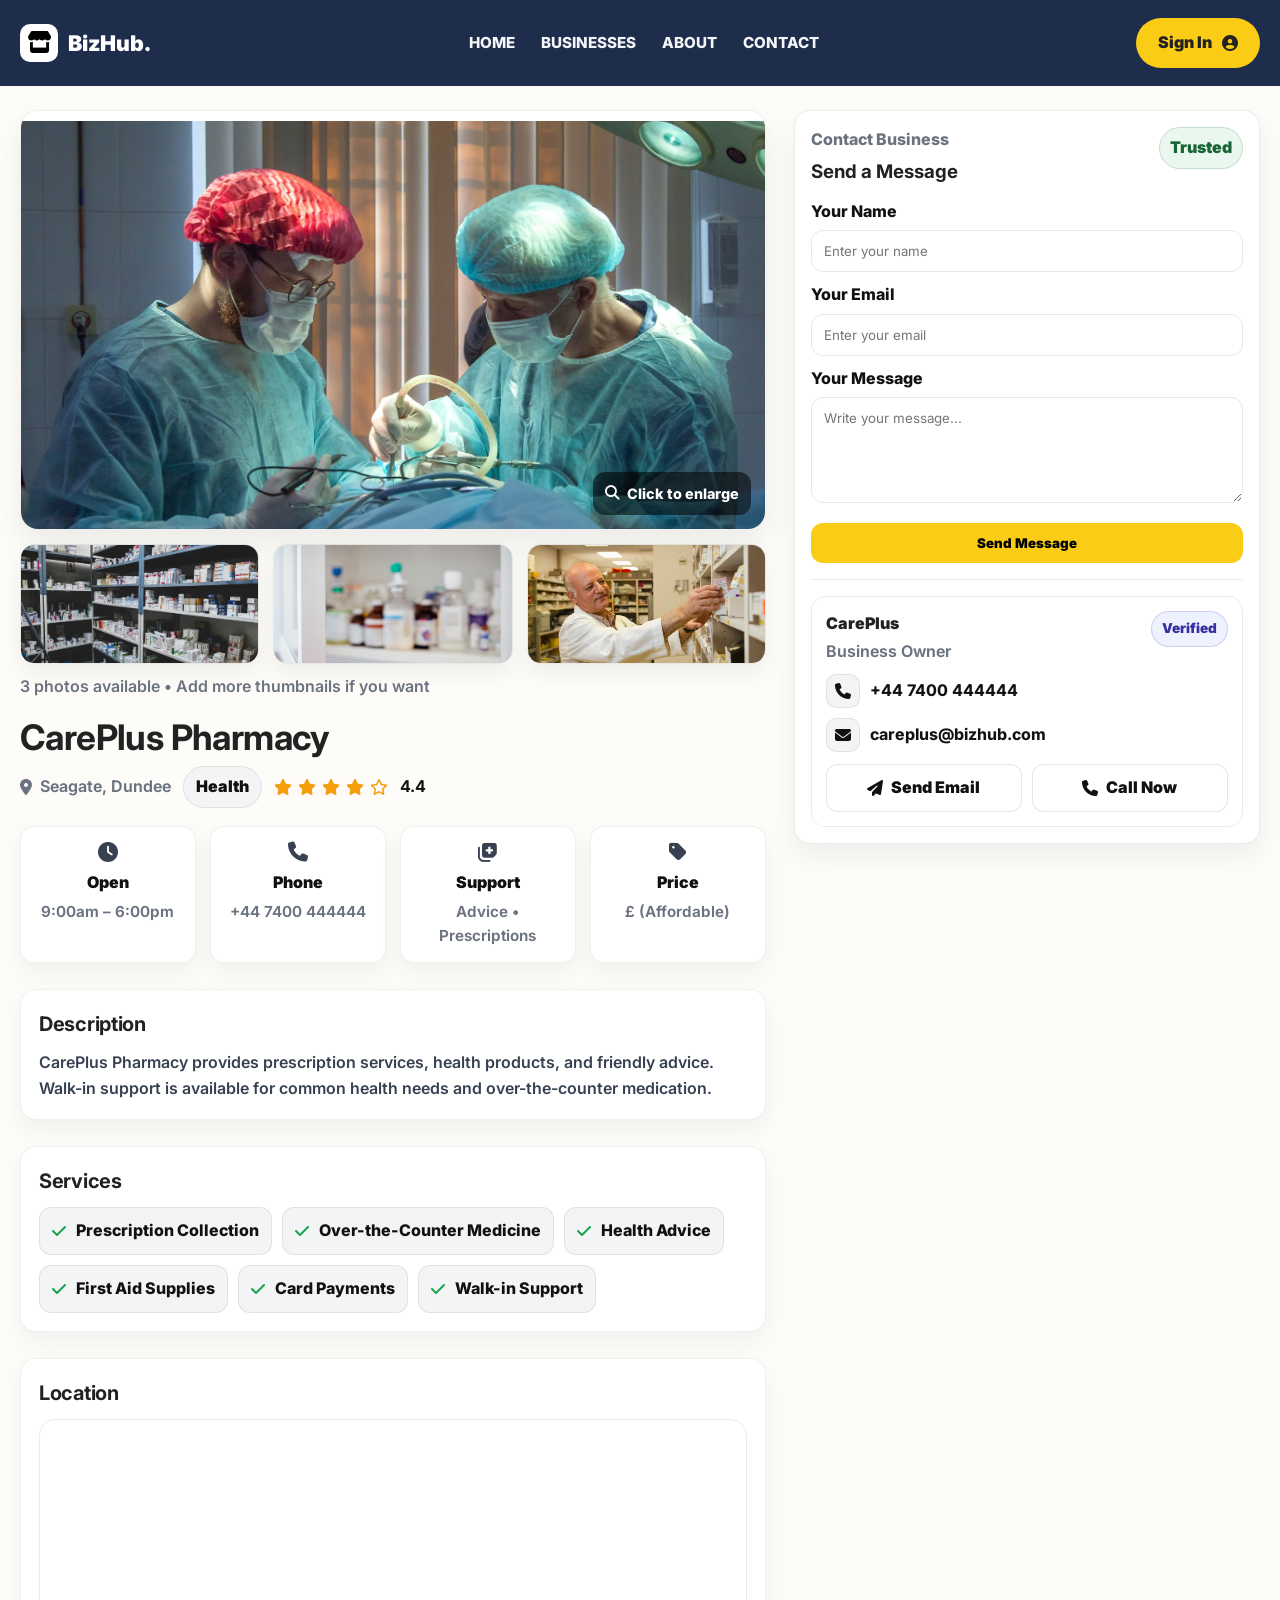
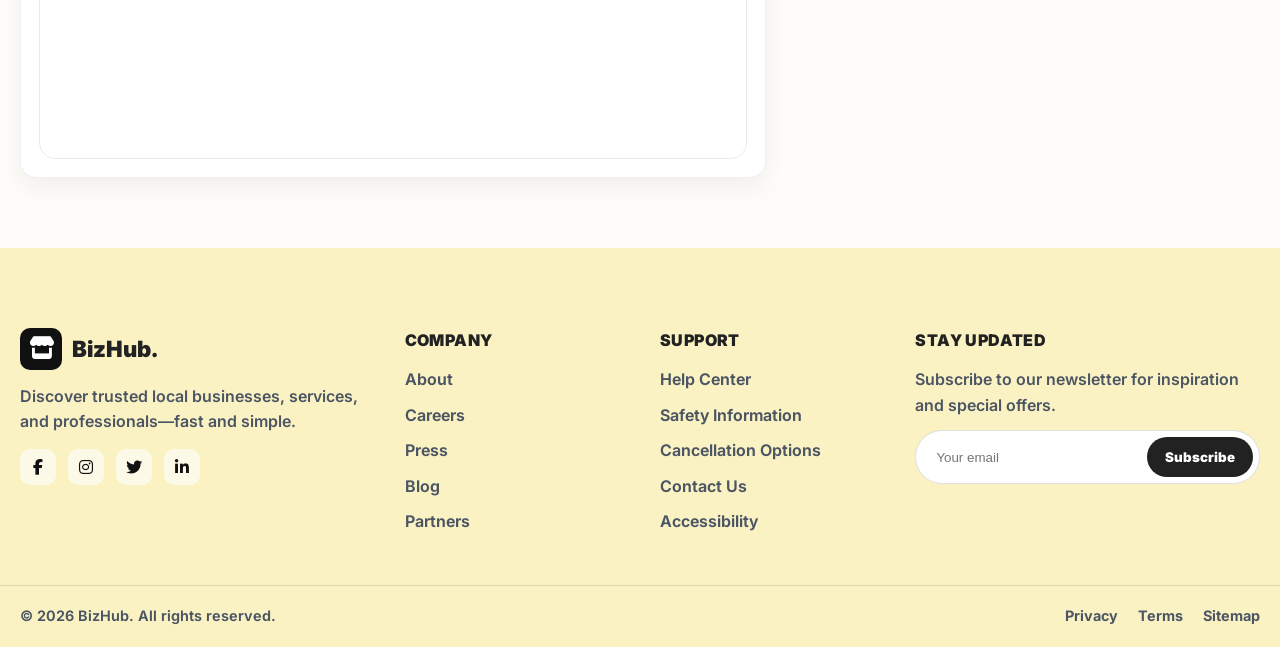
<file: details_pharmacy.html>
<!DOCTYPE html>
<html lang="en">

<head>
  <meta charset="UTF-8" />
  <meta name="viewport" content="width=device-width, initial-scale=1.0" />
  <title>BizHub | CarePlus Pharmacy</title>

  <link rel="stylesheet" href="style.css" />
  <link rel="stylesheet" href="https://cdnjs.cloudflare.com/ajax/libs/font-awesome/6.5.0/css/all.min.css">
  <link href="https://fonts.googleapis.com/css2?family=Inter:wght@300;400;600;700;800;900&display=swap"
    rel="stylesheet" />
</head>

<body>

  <nav class="navbar">
    <div class="container nav-container">
     <a href="index.html" class="logo">
        <div class="logo-icon"><i class="fa-solid fa-store"></i></div>
        <span>BizHub.</span>
      </a>

      <input type="checkbox" id="nav-toggle" class="nav-toggle">

      <label for="nav-toggle" class="hamburger">
        <i class="fa-solid fa-bars"></i>
      </label>

      <ul class="nav-links">
        <li><a href="index.html">Home</a></li>
        <li><a href="business.html">Businesses</a></li>
        <li><a href="about.html">About</a></li>
        <li><a href="contact.html">Contact</a></li>

        <li class="mobile-signin-item">
          <a class="btn-login" href="signup.html">
            Sign In <i class="fa-solid fa-circle-user"></i>
          </a>
        </li>
      </ul>

      <div class="nav-actions">
        <a class="btn-login" href="signup.html">
          Sign In <i class="fa-solid fa-circle-user"></i>
        </a>
      </div>
    </div>
  </nav>

  <main class="details-page">
    <div class="container">

      <section class="details-grid">

        <div class="details-left">

          <div class="gallery-main">
            <img src="images/pharmacy.jpg" alt="CarePlus Pharmacy main" />
            <div class="gallery-hint">
              <i class="fa-solid fa-magnifying-glass"></i> Click to enlarge
            </div>
          </div>

          <div class="gallery-thumbs">
            <img src="images/pharmacy 2.jpg" alt="Pharmacy thumb 1" />
            <img src="images/pharmacy 3.jpg" alt="Pharmacy thumb 2" />
            <img src="images/pharmacy 4.jpg" alt="Pharmacy thumb 3" />
          </div>

          <p class="photos-note">3 photos available • Add more thumbnails if you want</p>

          <div class="biz-head">
            <h1>CarePlus Pharmacy</h1>

            <div class="biz-meta">
              <span class="biz-meta-item">
                <i class="fa-solid fa-location-dot"></i>
                Seagate, Dundee
              </span>

              <span class="pill">Health</span>

              <span class="rating">
                <i class="fa-solid fa-star"></i>
                <i class="fa-solid fa-star"></i>
                <i class="fa-solid fa-star"></i>
                <i class="fa-solid fa-star"></i>
                <i class="fa-regular fa-star"></i>
                <strong>4.4</strong>
              </span>
            </div>
          </div>

          <div class="info-cards">
            <div class="info-card">
              <i class="fa-solid fa-clock"></i>
              <strong>Open</strong>
              <span>9:00am – 6:00pm</span>
            </div>

            <div class="info-card">
              <i class="fa-solid fa-phone"></i>
              <strong>Phone</strong>
              <span>+44 7400 444444</span>
            </div>

            <div class="info-card">
              <i class="fa-solid fa-notes-medical"></i>
              <strong>Support</strong>
              <span>Advice • Prescriptions</span>
            </div>

            <div class="info-card">
              <i class="fa-solid fa-tag"></i>
              <strong>Price</strong>
              <span>£ (Affordable)</span>
            </div>
          </div>

          <section class="details-section">
            <h2>Description</h2>
            <p>
              CarePlus Pharmacy provides prescription services, health products, and friendly advice.
              Walk-in support is available for common health needs and over-the-counter medication.
            </p>
          </section>

          <section class="details-section">
            <h2>Services</h2>

            <div class="amenities">
              <span class="amenity"><i class="fa-solid fa-check"></i> Prescription Collection</span>
              <span class="amenity"><i class="fa-solid fa-check"></i> Over-the-Counter Medicine</span>
              <span class="amenity"><i class="fa-solid fa-check"></i> Health Advice</span>
              <span class="amenity"><i class="fa-solid fa-check"></i> First Aid Supplies</span>
              <span class="amenity"><i class="fa-solid fa-check"></i> Card Payments</span>
              <span class="amenity"><i class="fa-solid fa-check"></i> Walk-in Support</span>
            </div>
          </section>

          <section class="details-section">
            <h2>Location</h2>

            <div class="map-box">
              <iframe title="Map" src="https://www.google.com/maps?q=Seagate%20Dundee&output=embed"
                loading="lazy"></iframe>
            </div>
          </section>

        </div>

        <aside class="details-right">
          <div class="side-card">
            <div class="side-top">
              <div>
                <p class="side-label">Contact Business</p>
                <h3>Send a Message</h3>
              </div>
              <span class="status-pill">Trusted</span>
            </div>

            <form class="contact-mini">
              <label>
                <span>Your Name</span>
                <input type="text" placeholder="Enter your name" />
              </label>

              <label>
                <span>Your Email</span>
                <input type="email" placeholder="Enter your email" />
              </label>

              <label>
                <span>Your Message</span>
                <textarea rows="5" placeholder="Write your message..."></textarea>
              </label>

              <button type="button" class="side-btn">Send Message</button>
            </form>

            <div class="side-divider"></div>

            <div class="owner-card">
              <div class="owner-head">
                <div>
                  <h4>CarePlus</h4>
                  <p>Business Owner</p>
                </div>
                <span class="owner-badge">Verified</span>
              </div>

              <div class="owner-rows">
                <div class="owner-row">
                  <i class="fa-solid fa-phone"></i>
                  <span>+44 7400 444444</span>
                </div>
                <div class="owner-row">
                  <i class="fa-solid fa-envelope"></i>
                  <span>careplus@bizhub.com</span>
                </div>
              </div>

              <div class="owner-actions">
                <a class="owner-action" href="mailto:careplus@bizhub.com">
                  <i class="fa-solid fa-paper-plane"></i> Send Email
                </a>
                <a class="owner-action" href="tel:+447400444444">
                  <i class="fa-solid fa-phone"></i> Call Now
                </a>
              </div>
            </div>

          </div>
        </aside>

      </section>

    </div>
  </main>

  <!-- FOOTER -->
  <footer class="footer">
    <div class="container footer-grid">

      <div class="footer-brand">
        <div class="footer-logo">
          <div class="footer-logo-box"><i class="fa-solid fa-store"></i></div>
          <span>BizHub.</span>
        </div>
        <p>
          Discover trusted local businesses, services, and professionals—fast and simple.
        </p>

        <div class="footer-socials">
          <a href="https://facebook.com" aria-label="Facebook" target="_blank"><i
              class="fa-brands fa-facebook-f"></i></a>
          <a href="https://instagram.com" aria-label="Instagram" target="_blank"><i
              class="fa-brands fa-instagram"></i></a>
          <a href="https://x.com" aria-label="Twitter" target="_blank"><i class="fa-brands fa-twitter"></i></a>
          <a href="https://linkedin.com" aria-label="LinkedIn" target="_blank"><i
              class="fa-brands fa-linkedin-in"></i></a>
        </div>
      </div>

      <div class="footer-links">
        <h4>COMPANY</h4>
        <a href="about.html">About</a>
        <a href="#">Careers</a>
        <a href="#">Press</a>
        <a href="#">Blog</a>
        <a href="#">Partners</a>
      </div>

      <div class="footer-links">
        <h4>SUPPORT</h4>
        <a href="#">Help Center</a>
        <a href="#">Safety Information</a>
        <a href="#">Cancellation Options</a>
        <a href="contact.html">Contact Us</a>
        <a href="#">Accessibility</a>
      </div>

      <div class="footer-newsletter">
        <h4>STAY UPDATED</h4>
        <p>Subscribe to our newsletter for inspiration and special offers.</p>

        <div class="input-group">
          <input type="email" placeholder="Your email" />
          <button>Subscribe</button>
        </div>
      </div>

    </div>

    <div class="container footer-bottom">
      <p>© 2026 BizHub. All rights reserved.</p>
      <div class="b-links">
        <a href="#">Privacy</a>
        <a href="#">Terms</a>
        <a href="#">Sitemap</a>
      </div>
    </div>
  </footer>

</body>

</html>
</file>
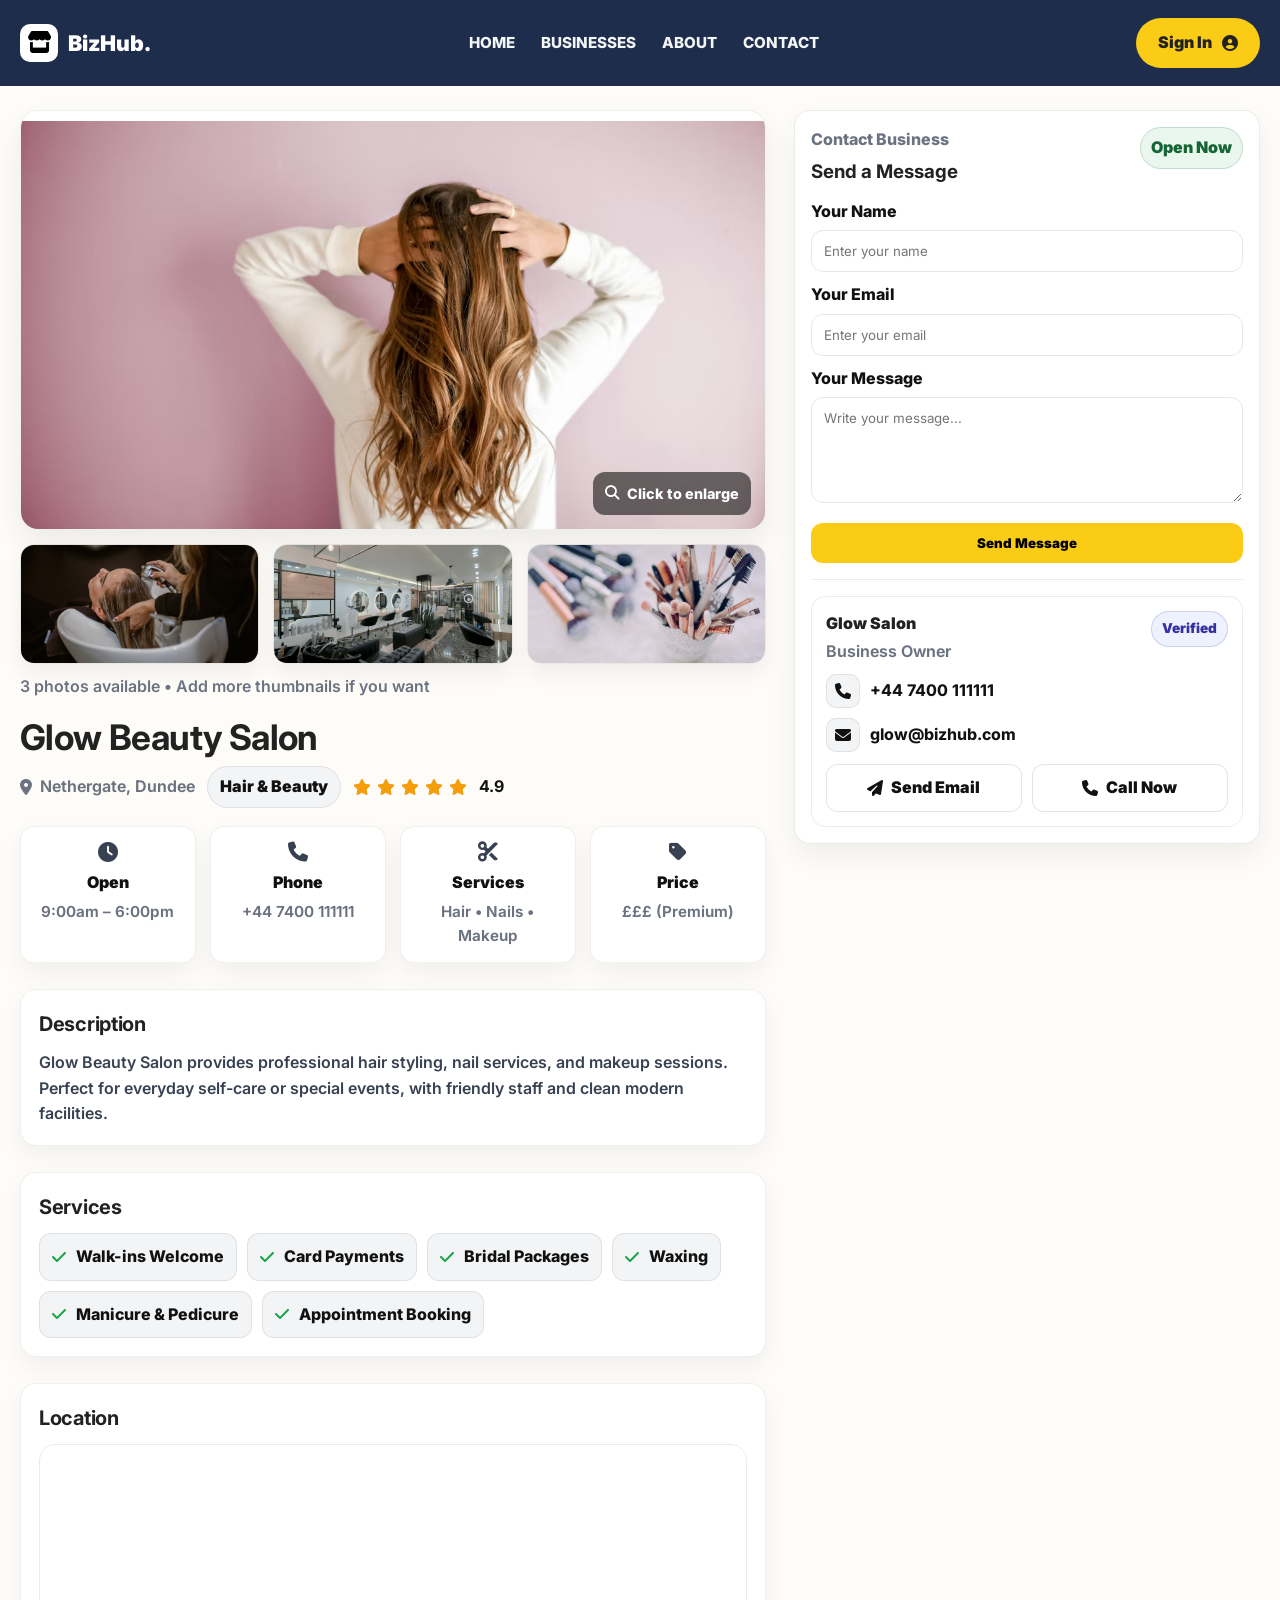
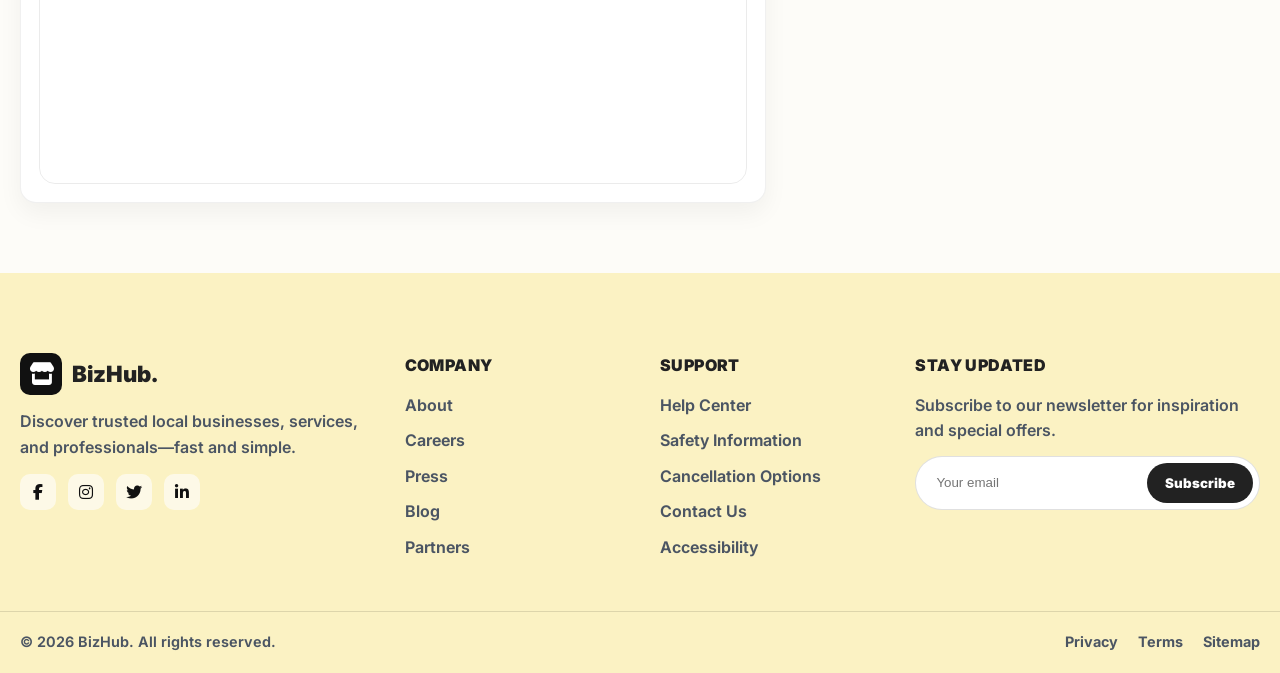
<file: details_salon.html>
<!DOCTYPE html>
<html lang="en">

<head>
  <meta charset="UTF-8" />
  <meta name="viewport" content="width=device-width, initial-scale=1.0" />
  <title>BizHub | Business Details</title>

  <link rel="stylesheet" href="style.css" />
  <link href="https://cdnjs.cloudflare.com/ajax/libs/font-awesome/6.5.0/css/all.min.css" rel="stylesheet" />
  <link href="https://fonts.googleapis.com/css2?family=Inter:wght@300;400;600;700;800;900&display=swap"
    rel="stylesheet" />
</head>

<body>

  <!-- NAV -->
  <nav class="navbar">
    <div class="container nav-container">
      <a href="index.html" class="logo">
        <div class="logo-icon"><i class="fa-solid fa-store"></i></div>
        <span>BizHub.</span>
      </a>

      <input type="checkbox" id="nav-toggle" class="nav-toggle">

      <label for="nav-toggle" class="hamburger">
        <i class="fa-solid fa-bars"></i>
      </label>

      <ul class="nav-links">
        <li><a href="index.html">Home</a></li>
        <li><a href="business.html">Businesses</a></li>
        <li><a href="about.html">About</a></li>
        <li><a href="contact.html">Contact</a></li>

        <li class="mobile-signin-item">
          <a class="btn-login" href="signup.html">
            Sign In <i class="fa-solid fa-circle-user"></i>
          </a>
        </li>
      </ul>

      <div class="nav-actions">
        <a class="btn-login" href="signup.html">
          Sign In <i class="fa-solid fa-circle-user"></i>
        </a>
      </div>
    </div>
  </nav>

  <main class="details-page">
    <div class="container">

      <section class="details-grid">

        <!-- LEFT: Gallery + content -->
        <div class="details-left">
          <div class="gallery-main">
            <img src="images/salon.jpg" alt="Salon main" />
            <div class="gallery-hint">
              <i class="fa-solid fa-magnifying-glass"></i> Click to enlarge
            </div>
          </div>

          <div class="gallery-thumbs">
            <img src="images/salon 2.jpg" alt="Thumb 1" />
            <img src="images/salon 3.jpg" alt="Thumb 2" />
            <img src="images/salon 4.jpg" alt="Thumb 3" />
          </div>

          <p class="photos-note">3 photos available • Add more thumbnails if you want</p>

          <!-- Title + meta -->
          <div class="biz-head">
            <h1>Glow Beauty Salon</h1>

            <div class="biz-meta">
              <span class="biz-meta-item">
                <i class="fa-solid fa-location-dot"></i>
                Nethergate, Dundee
              </span>

              <span class="pill">Hair & Beauty</span>

              <span class="rating">
                <i class="fa-solid fa-star"></i>
                <i class="fa-solid fa-star"></i>
                <i class="fa-solid fa-star"></i>
                <i class="fa-solid fa-star"></i>
                <i class="fa-solid fa-star"></i>
                <strong>4.9</strong>
              </span>
            </div>
          </div>

          <!-- Info cards row -->
          <div class="info-cards">
            <div class="info-card">
              <i class="fa-solid fa-clock"></i>
              <strong>Open</strong>
              <span>9:00am – 6:00pm</span>
            </div>

            <div class="info-card">
              <i class="fa-solid fa-phone"></i>
              <strong>Phone</strong>
              <span>+44 7400 111111</span>
            </div>

            <div class="info-card">
              <i class="fa-solid fa-scissors"></i>
              <strong>Services</strong>
              <span>Hair • Nails • Makeup</span>
            </div>

            <div class="info-card">
              <i class="fa-solid fa-tag"></i>
              <strong>Price</strong>
              <span>£££ (Premium)</span>
            </div>
          </div>

          <!-- Description -->
          <section class="details-section">
            <h2>Description</h2>
            <p>
              Glow Beauty Salon provides professional hair styling, nail services, and makeup sessions.
              Perfect for everyday self-care or special events, with friendly staff and clean modern facilities.
            </p>
          </section>

          <!-- Amenities / Services -->
          <section class="details-section">
            <h2>Services</h2>

            <div class="amenities">
              <span class="amenity"><i class="fa-solid fa-check"></i> Walk-ins Welcome</span>
              <span class="amenity"><i class="fa-solid fa-check"></i> Card Payments</span>
              <span class="amenity"><i class="fa-solid fa-check"></i> Bridal Packages</span>
              <span class="amenity"><i class="fa-solid fa-check"></i> Waxing</span>
              <span class="amenity"><i class="fa-solid fa-check"></i> Manicure & Pedicure</span>
              <span class="amenity"><i class="fa-solid fa-check"></i> Appointment Booking</span>
            </div>
          </section>

          <!-- Location -->
          <section class="details-section">
            <h2>Location</h2>

            <div class="map-box">
              <iframe title="Map" src="https://www.google.com/maps?q=Nethergate%20Dundee&output=embed"
                loading="lazy"></iframe>
            </div>
          </section>
        </div>

        <!-- RIGHT: Side card -->
        <aside class="details-right">
          <div class="side-card">
            <div class="side-top">
              <div>
                <p class="side-label">Contact Business</p>
                <h3>Send a Message</h3>
              </div>
              <span class="status-pill">Open Now</span>
            </div>

            <form class="contact-mini">
              <label>
                <span>Your Name</span>
                <input type="text" placeholder="Enter your name" />
              </label>

              <label>
                <span>Your Email</span>
                <input type="email" placeholder="Enter your email" />
              </label>

              <label>
                <span>Your Message</span>
                <textarea rows="5" placeholder="Write your message..."></textarea>
              </label>

              <button type="button" class="side-btn">Send Message</button>
            </form>

            <div class="side-divider"></div>

            <div class="owner-card">
              <div class="owner-head">
                <div>
                  <h4>Glow Salon</h4>
                  <p>Business Owner</p>
                </div>
                <span class="owner-badge">Verified</span>
              </div>

              <div class="owner-rows">
                <div class="owner-row">
                  <i class="fa-solid fa-phone"></i>
                  <span>+44 7400 111111</span>
                </div>
                <div class="owner-row">
                  <i class="fa-solid fa-envelope"></i>
                  <span>glow@bizhub.com</span>
                </div>
              </div>

              <div class="owner-actions">
                <a class="owner-action" href="mailto:glow@bizhub.com">
                  <i class="fa-solid fa-paper-plane"></i> Send Email
                </a>
                <a class="owner-action" href="tel:+447400111111">
                  <i class="fa-solid fa-phone"></i> Call Now
                </a>
              </div>
            </div>
          </div>
        </aside>

      </section>

    </div>
  </main>

  <!-- FOOTER -->
  <footer class="footer">
    <div class="container footer-grid">

      <div class="footer-brand">
        <div class="footer-logo">
          <div class="footer-logo-box"><i class="fa-solid fa-store"></i></div>
          <span>BizHub.</span>
        </div>
        <p>
          Discover trusted local businesses, services, and professionals—fast and simple.
        </p>

        <div class="footer-socials">
          <a href="https://facebook.com" aria-label="Facebook" target="_blank"><i
              class="fa-brands fa-facebook-f"></i></a>
          <a href="https://instagram.com" aria-label="Instagram" target="_blank"><i
              class="fa-brands fa-instagram"></i></a>
          <a href="https://x.com" aria-label="Twitter" target="_blank"><i class="fa-brands fa-twitter"></i></a>
          <a href="https://linkedin.com" aria-label="LinkedIn" target="_blank"><i
              class="fa-brands fa-linkedin-in"></i></a>
        </div>
      </div>

      <div class="footer-links">
        <h4>COMPANY</h4>
        <a href="about.html">About</a>
        <a href="#">Careers</a>
        <a href="#">Press</a>
        <a href="#">Blog</a>
        <a href="#">Partners</a>
      </div>

      <div class="footer-links">
        <h4>SUPPORT</h4>
        <a href="#">Help Center</a>
        <a href="#">Safety Information</a>
        <a href="#">Cancellation Options</a>
        <a href="contact.html">Contact Us</a>
        <a href="#">Accessibility</a>
      </div>

      <div class="footer-newsletter">
        <h4>STAY UPDATED</h4>
        <p>Subscribe to our newsletter for inspiration and special offers.</p>

        <div class="input-group">
          <input type="email" placeholder="Your email" />
          <button>Subscribe</button>
        </div>
      </div>

    </div>

    <div class="container footer-bottom">
      <p>© 2026 BizHub. All rights reserved.</p>
      <div class="b-links">
        <a href="#">Privacy</a>
        <a href="#">Terms</a>
        <a href="#">Sitemap</a>
      </div>
    </div>
  </footer>
</body>

</html>
</file>
<file: style.css>
/* ---------- THEME ---------- */
:root {
  --primary: #facc15;
  --primary-dark: #ca8a04;
  --bg: #fdfcf8;
  --white: #ffffff;
  --text: #222222;
  --muted: #6b7280;
  --border: #ececec;
  --shadow: 0 14px 30px rgba(0, 0, 0, 0.07);
}

/* ---------- RESET ---------- */
* {
  margin: 0;
  padding: 0;
  box-sizing: border-box;
}

/* ---------- GLOBAL ---------- */
body {
  font-family: "Inter", sans-serif;
  background: var(--bg);
  color: var(--text);
  line-height: 1.6;
  overflow-x: hidden;
}

.container {
  max-width: 1370px;
  margin: 0 auto;
  padding: 0 20px;
}

a {
  color: inherit;
}

.text-yellow {
  color: var(--primary);
}

.text-white {
  color: var(--white);
}

.text-center {
  text-align: center;
}

button {
  font-family: inherit;
}

img {
  max-width: 100%;
}

.btn-login,
.btn-search,
.btn-dark,
.input-group button,
.btn-continue,
.btn-google {
  transition: transform .15s ease,
    box-shadow .15s ease,
    opacity .15s ease;
}

.btn-login:hover,
.btn-search:hover,
.btn-dark:hover,
.input-group button:hover,
.btn-continue:hover,
.btn-google:hover {
  transform: translateY(-1px);
  box-shadow: 0 10px 24px rgba(0, 0, 0, 0.12);
}

/* =======================================================
   NAVBAR
======================================================= */
.navbar {
  position: fixed;
  top: 0;
  width: 100%;
  z-index: 9999;
  padding: 18px 0;
  background: #0c1c3deb;
  backdrop-filter: blur(6px);
}

.nav-container {
  display: flex;
  align-items: center;
  justify-content: space-between;
  gap: 18px;
}

.logo {
  display: flex;
  align-items: center;
  gap: 10px;
  font-weight: 900;
  font-size: 1.35rem;
  color: var(--white);
  text-decoration: none;
}

.logo-icon {
  background: var(--white);
  color: #000;
  width: 38px;
  height: 38px;
  border-radius: 10px;
  display: flex;
  align-items: center;
  justify-content: center;
}

.nav-links {
  list-style: none;
  display: flex;
  gap: 26px;
}

.nav-links a {
  text-decoration: none;
  color: var(--white);
  font-weight: 800;
  font-size: 0.95rem;
  text-transform: uppercase;
  padding-bottom: 6px;
  opacity: 0.95;
}

.nav-links a.active {
  border-bottom: 3px solid var(--primary);
}

.nav-actions {
  display: flex;
  align-items: center;
}

.btn-login {
  background: var(--primary);
  border: none;
  padding: 12px 22px;
  border-radius: 999px;
  font-weight: 900;
  cursor: pointer;
  display: flex;
  align-items: center;
  gap: 10px;
  text-decoration: none;
}

.nav-toggle,
.hamburger,
.mobile-signin-item {
  display: none;
}

/* =========================================================
   DESKTOP VIEW (Wider than 768px)
========================================================= */
@media (min-width: 769px) {
  .nav-actions {
    display: flex;
  }
}

/* =========================================================
   MOBILE VIEW (768px and below)
========================================================= */
@media (max-width: 768px) {

  .hamburger {
    display: block;
    font-size: 1.5rem;
    color: var(--white);
    cursor: pointer;
    order: 2;
  }


  .nav-actions {
    display: none;
  }

  .nav-links {
    position: absolute;
    top: 100%;
    left: -100%;
    flex-direction: column;
    background: #0c1c3d;
    width: 100%;
    text-align: center;
    transition: 0.3s ease;
    padding: 20px 0;
    gap: 20px;
    box-shadow: 0 10px 15px rgba(0, 0, 0, 0.2);
    z-index: 1000;
  }

  .nav-toggle:checked~.nav-links {
    left: 0;
  }

  .mobile-signin-item {
    display: flex;
    justify-content: center;
    width: 100%;
    margin-top: 10px;
  }

  .mobile-signin-item .btn-login {
    width: 80%;
    justify-content: center;
  }

  /* Hide the actual checkbox */
  .nav-toggle {
    display: none;
  }
}

/* =======================================================
   HERO
======================================================= */
.hero {
  height: 100vh;
  background:
    linear-gradient(rgba(0, 0, 0, .55), rgba(0, 0, 0, .55)),
    url("images/hero.jpg") center/cover no-repeat;
  display: flex;
  align-items: center;
  justify-content: center;
  color: var(--white);
  position: relative;
  padding-top: 80px;
}

.hero-content {
  text-align: center;
  width: 100%;
}

.hero-content h1 {
  font-size: 4.2rem;
  line-height: 1.08;
  letter-spacing: -1px;
  margin-bottom: 26px;
}

.main-search {
  max-width: 860px;
  margin: 0 auto;
  background: var(--white);
  border-radius: 999px;
  padding: 12px;
  display: flex;
  gap: 10px;
  box-shadow: 0 18px 45px rgba(0, 0, 0, 0.25);
}

.main-search input {
  flex: 1;
  border: none;
  outline: none;
  padding: 0 18px;
  font-size: 1rem;
  color: var(--text);
}

.btn-search {
  background: var(--primary-dark);
  color: var(--white);
  border: none;
  padding: 15px 30px;
  border-radius: 999px;
  cursor: pointer;
  font-weight: 900;
  display: flex;
  align-items: center;
  gap: 10px;
}

.hero-tags {
  margin-top: 20px;
  display: flex;
  justify-content: center;
  gap: 26px;
  flex-wrap: wrap;
}

.hero-tags a {
  color: rgba(255, 255, 255, 0.9);
  text-decoration: none;
  font-weight: 700;
}

/* =======================================================
   ABOUT
======================================================= */
.about-section {
  padding: 90px 0;
}

.about-flex {
  display: flex;
  gap: 60px;
  align-items: stretch;
}

.about-text {
  flex: 1;
  display: flex;
  flex-direction: column;
  justify-content: center;
}

.about-label {
  color: var(--primary-dark);
  font-weight: 900;
  font-size: 1.05rem;
  margin-bottom: 12px;
}

.about-title {
  font-size: 4rem;
  line-height: 1.05;
  letter-spacing: -1px;
  margin-bottom: 18px;
}

.about-desc {
  color: var(--muted);
  max-width: 560px;
  margin-bottom: 24px;
}

.about-list {
  list-style: none;
  display: flex;
  flex-direction: column;
  gap: 14px;
  margin-bottom: 24px;
}

.about-list li {
  display: flex;
  align-items: center;
  gap: 12px;
  font-weight: 700;
  color: #374151;
}

.about-list i {
  color: var(--primary-dark);
}

.about-rating {
  display: flex;
  align-items: center;
  gap: 14px;
}

.avatars {
  display: flex;
  align-items: center;
}

.avatars img {
  width: 38px;
  height: 38px;
  border-radius: 50%;
  border: 3px solid var(--bg);
  margin-left: -10px;
}

.avatars img:first-child {
  margin-left: 0;
}

.rating-text strong {
  font-size: 1.2rem;
  font-weight: 900;
}

.rating-text span {
  color: var(--muted);
}

/* RIGHT IMAGES */
.about-images {
  flex: 1;
  display: flex;
  gap: 22px;
  align-items: stretch;
  height: 100%;
}

.img-container {
  flex: 1.2;
  display: flex;
  flex-direction: column;
  gap: 18px;
}

.img-big {
  flex: 1;
  border-radius: 28px;
  overflow: hidden;
  min-height: 340px;
  box-shadow: 0 18px 40px rgba(0, 0, 0, 0.12);
}

.img-big img {
  width: 100%;
  height: 100%;
  object-fit: cover;
  display: block;
}

.exp-badge {
  background: var(--primary);
  border-radius: 22px;
  padding: 18px 18px;
  display: flex;
  align-items: center;
  gap: 14px;
  box-shadow: 0 18px 40px rgba(0, 0, 0, 0.12);
  color: #111;
}

.badge-icon {
  width: 44px;
  height: 44px;
  border-radius: 14px;
  background: rgba(255, 255, 255, 0.45);
  display: flex;
  align-items: center;
  justify-content: center;
  font-size: 24px;
}

.badge-text {
  display: flex;
  flex-direction: column;
  line-height: 1.1;
}

.badge-text strong {
  font-size: 1.8rem;
  font-weight: 900;
}

.badge-text span {
  font-weight: 800;
  opacity: 0.9;
}

.img-small {
  flex: 0.85;
  border-radius: 28px;
  overflow: hidden;
  min-height: 420px;
  box-shadow: 0 18px 40px rgba(0, 0, 0, 0.12);
}

.img-small img {
  width: 100%;
  height: 100%;
  object-fit: cover;
  display: block;
}

.about-images img,
.img-big img,
.img-small img,
.features-image img {
  width: 100% !important;
  object-fit: cover;
}

@media (max-width: 768px) {
  .about-images {
    flex-direction: column;
    height: auto;
  }

  .img-container {
    width: 100%;
  }

  .img-big,
  .img-small {
    width: 100%;
  }
}

@media (max-width: 768px) {

  .about-flex,
  .features-flex {
    flex-direction: column;
    gap: 30px;
    padding: 0 15px;
  }

  .about-text,
  .features-content,
  .about-images,
  .features-image {
    flex: none;
    width: 100%;
  }

  .about-title {
    font-size: 2.5rem;
  }

  .features-content h2 {
    font-size: 2.2rem;
  }
}

/* =======================================================
    FEATURES SECTION
======================================================= */
.features-section {
  padding: 90px 0 40px;
}

.features-flex {
  display: flex;
  gap: 60px;
  align-items: center;
}

.features-image {
  flex: 1;
  position: relative;
}

.features-image img {
  width: 100%;
  border-radius: 28px;
  object-fit: cover;
  box-shadow: 0 18px 40px rgba(0, 0, 0, 0.12);
  min-height: 420px;
}

.features-badge {
  position: absolute;
  top: 20px;
  left: 20px;
  background: rgba(255, 255, 255, 0.95);
  border-radius: 16px;
  padding: 12px 14px;
  display: flex;
  align-items: center;
  gap: 10px;
  box-shadow: 0 10px 26px rgba(0, 0, 0, 0.15);
}

.features-badge i {
  width: 38px;
  height: 38px;
  border-radius: 12px;
  background: #111;
  color: #fff;
  display: flex;
  align-items: center;
  justify-content: center;
  font-size: 16px;
}

.features-badge strong {
  display: block;
  font-weight: 900;
  line-height: 1.1;
}

.features-badge span {
  display: block;
  font-size: 0.85rem;
  color: var(--muted);
  font-weight: 600;
}

.features-content {
  flex: 1;
}

.features-label {
  color: var(--primary-dark);
  font-weight: 900;
  margin-bottom: 10px;
  display: inline-block;
}

.features-content h2 {
  font-size: 3rem;
  line-height: 1.1;
  letter-spacing: -0.9px;
  margin-bottom: 14px;
}

.features-content p {
  color: var(--muted);
  font-weight: 600;
  margin-bottom: 18px;
  max-width: 520px;
}

.feature-rows {
  display: flex;
  flex-direction: column;
  gap: 12px;
  margin-top: 12px;
}

.feature-row {
  width: 100%;
  border: 1px solid rgba(0, 0, 0, 0.10);
  background: #fff5d6;
  border-radius: 14px;
  padding: 14px 18px;
  cursor: pointer;
  display: flex;
  justify-content: space-between;
  align-items: center;
  font-weight: 800;
  color: #111;
}

.feature-row i {
  opacity: 0.7;
}

/* =======================================================
   LISTING
======================================================= */
.listings {
  padding: 60px 0 40px;
}

.list-header {
  display: flex;
  align-items: center;
  justify-content: space-between;
  margin-bottom: 28px;
}

.label-gray {
  color: var(--muted);
  font-weight: 800;
  margin-bottom: 6px;
}

.list-header h2 {
  font-size: 2.2rem;
  letter-spacing: -0.5px;
}

.filter-btn {
  width: 44px;
  height: 44px;
  border-radius: 12px;
  border: 1px solid var(--border);
  background: var(--white);
  cursor: pointer;
  box-shadow: 0 10px 22px rgba(0, 0, 0, 0.06);
}

.property-grid {
  display: grid;
  grid-template-columns: repeat(3, minmax(0, 1fr));
  gap: 26px;
}

.card {
  background: var(--white);
  border-radius: 18px;
  overflow: hidden;
  border: 1px solid rgba(0, 0, 0, 0.04);
  box-shadow: var(--shadow);
}

.card-img {
  position: relative;
  height: 220px;
}

.card-img img {
  width: 100%;
  height: 100%;
  object-fit: cover;
  display: block;
}

.tag-pill {
  position: absolute;
  bottom: 14px;
  right: 14px;
  background: rgba(255, 255, 255, 0.95);
  padding: 8px 14px;
  border-radius: 999px;
  font-weight: 900;
  font-size: 0.9rem;
}

.card-body {
  padding: 18px 18px 16px;
}

.card-body h3 {
  font-size: 1.15rem;
  margin-bottom: 8px;
}

.location {
  color: var(--muted);
  font-size: 0.95rem;
}

.card-footer {
  margin-top: 14px;
  display: flex;
  align-items: center;
  justify-content: space-between;
}

.star {
  font-weight: 900;
}

.view-link {
  text-decoration: none;
  color: #2563eb;
  font-weight: 900;
}

/* =========================================================
   BANNER
========================================================= */
.banner-yellow {
  background: #fbf2c3;
  min-height: 650px;
  align-items: center;
  justify-content: center;
  padding: 80px 0;
  margin-top: 70px;
}

.banner-yellow .container {
  max-width: 900px;
}

.badge-dark {
  display: inline-flex;
  align-items: center;
  gap: 10px;
  background: #222;
  color: #fff;
  padding: 10px 18px;
  border-radius: 999px;
  font-weight: 900;
  margin-bottom: 18px;
}

.banner-yellow h2 {
  font-size: 3.2rem;
  line-height: 1.15;
  letter-spacing: -1px;
  margin-bottom: 12px;
}

.text-darkblue {
  color: rgba(12, 28, 61, 0.92);
}

.banner-sub {
  color: #374151;
  font-weight: 650;
  max-width: 720px;
  margin: 0 auto 22px;
  font-size: 1.05rem;
}

.btn-dark {
  background: var(--primary);
  border: none;
  padding: 16px 34px;
  border-radius: 999px;
  font-weight: 900;
  cursor: pointer;
}

/* =========================================================
   TESTIMONIALS
========================================================= */
.testimonials {
  padding: 80px 0 70px;
}

.test-head {
  margin-bottom: 18px;
}

.test-head h2 {
  font-size: 2rem;
  letter-spacing: -0.6px;
}

.test-head p {
  color: var(--muted);
  font-weight: 600;
}

.test-grid {
  display: grid;
  grid-template-columns: repeat(4, minmax(0, 1fr));
  gap: 18px;
  margin-top: 18px;
}

.test-card {
  background: var(--white);
  border: 1px solid rgba(0, 0, 0, 0.05);
  border-radius: 16px;
  padding: 16px;
  box-shadow: 0 10px 24px rgba(0, 0, 0, 0.05);
}

.test-user {
  display: flex;
  align-items: center;
  gap: 12px;
  margin-bottom: 10px;
}

.test-user img {
  width: 44px;
  height: 44px;
  border-radius: 50%;
}

.name-row {
  display: flex;
  align-items: center;
  gap: 8px;
}

.test-user h4 {
  font-size: 1rem;
  font-weight: 900;
}

.verified {
  color: #2563eb;
  font-size: 0.9rem;
}

.test-user p {
  color: var(--muted);
  font-size: 0.85rem;
  margin-top: 2px;
}

.test-card>p {
  color: #374151;
  font-weight: 650;
  font-size: 0.95rem;
}

.test-meta {
  display: flex;
  justify-content: space-between;
  margin-top: 12px;
  color: var(--muted);
  font-size: 0.85rem;
}

.posted {
  font-weight: 600;
}

/* =========================================================
   FOOTER
========================================================= */
.footer {
  background: #fbf2c3;
  padding: 80px 0 20px;
}

.footer-grid {
  display: grid;
  grid-template-columns: 1.6fr 1fr 1fr 1.6fr;
  gap: 40px;
  margin-bottom: 40px;
}

.footer-logo {
  display: flex;
  align-items: center;
  gap: 10px;
  font-weight: 900;
  font-size: 1.4rem;
}

.footer-logo-box {
  width: 42px;
  height: 42px;
  border-radius: 10px;
  background: #111;
  color: #fff;
  display: flex;
  align-items: center;
  justify-content: center;
}

.footer-brand p {
  margin-top: 14px;
  color: #4b5563;
  max-width: 340px;
  font-weight: 600;
}

.footer-socials {
  margin-top: 14px;
  display: flex;
  gap: 12px;
}

.footer-socials a {
  width: 36px;
  height: 36px;
  border-radius: 10px;
  background: rgba(255, 255, 255, 0.6);
  display: flex;
  align-items: center;
  justify-content: center;
  text-decoration: none;
  color: #111;
}

.footer-links h4,
.footer-newsletter h4 {
  margin-bottom: 14px;
  font-weight: 900;
  letter-spacing: 0.4px;
}

.footer-links a {
  display: block;
  text-decoration: none;
  color: #4b5563;
  margin-bottom: 10px;
  font-weight: 650;
}

.footer-newsletter p {
  color: #4b5563;
  font-weight: 600;
  margin-bottom: 12px;
}

.input-group {
  display: flex;
  background: var(--white);
  border: 1px solid rgba(0, 0, 0, 0.12);
  border-radius: 999px;
  padding: 6px;
}

.input-group input {
  flex: 1;
  border: none;
  outline: none;
  padding: 10px 14px;
  background: transparent;
}

.input-group button {
  background: #222;
  color: #fff;
  border: none;
  padding: 12px 18px;
  border-radius: 999px;
  cursor: pointer;
  font-weight: 900;
}

.footer-bottom {
  display: flex;
  justify-content: space-between;
  align-items: center;
  border-top: 1px solid rgba(0, 0, 0, 0.12);
  padding-top: 18px;
  color: #4b5563;
  font-weight: 650;
  font-size: 0.9rem;
}

.b-links a {
  margin-left: 16px;
  text-decoration: none;
  color: inherit;
  font-weight: 700;
}

/* =========================================================
  SIGNUP/LOGIN MODALS (LOGIN + SIGNUP)
========================================================= */
.modal-overlay {
  position: fixed;
  inset: 0;
  background: rgba(0, 0, 0, 0.55);
  display: none;
  align-items: center;
  justify-content: center;
  padding: 24px 18px;
  z-index: 4000;
}

.modal-overlay.show {
  display: flex;
}

.modal-card {
  width: 100%;
  max-width: 520px;
  background: var(--white);
  border-radius: 18px;
  padding: 28px 28px;
  box-shadow: 0 25px 70px rgba(0, 0, 0, 0.25);
  position: relative;
  border: 1px solid rgba(0, 0, 0, 0.06);
}

.modal-close {
  position: absolute;
  top: 14px;
  right: 14px;
  width: 38px;
  height: 38px;
  border: none;
  border-radius: 999px;
  background: #f3f4f6;
  cursor: pointer;
  font-size: 22px;
  display: flex;
  align-items: center;
  justify-content: center;
  text-decoration: none;
  color: #111;
  line-height: 1;
}

.modal-close:hover {
  background: #e5e7eb;
}

.modal-title {
  text-align: center;
  font-size: 1.45rem;
  margin-bottom: 6px;
  font-weight: 900;
}

.modal-sub {
  text-align: center;
  color: var(--muted);
  font-size: 0.95rem;
  margin-bottom: 18px;
  font-weight: 650;
}

/* Google button */
.btn-google {
  width: 100%;
  padding: 12px 14px;
  border-radius: 12px;
  border: 1px solid #e5e7eb;
  background: #fff;
  cursor: pointer;
  display: flex;
  gap: 10px;
  align-items: center;
  justify-content: center;
  font-weight: 800;
}

.btn-google:hover {
  background: #f9fafb;
}

.google-icon {
  width: 18px;
  height: 18px;
  display: block;
}

.modal-divider {
  display: flex;
  align-items: center;
  gap: 12px;
  margin: 16px 0;
}

.modal-divider::before,
.modal-divider::after {
  content: "";
  height: 1px;
  flex: 1;
  background: #e5e7eb;
}

.modal-divider span {
  color: var(--muted);
  font-size: 0.9rem;
  font-weight: 800;
}

.modal-label {
  display: block;
  font-weight: 850;
  margin-bottom: 8px;
  color: #111;
}

.modal-input {
  width: 100%;
  border: 1px solid #e5e7eb;
  border-radius: 12px;
  padding: 12px 14px;
  outline: none;
  margin-bottom: 14px;
  font-weight: 650;
  background: #fff;
}

.modal-input:focus {
  border-color: var(--primary);
  box-shadow: 0 0 0 4px rgba(250, 204, 21, 0.22);
}

.btn-continue {
  width: 100%;
  border: none;
  border-radius: 12px;
  padding: 12px 14px;
  background: #2d2f36;
  color: #fff;
  font-weight: 900;
  cursor: pointer;
  display: flex;
  align-items: center;
  justify-content: center;
  gap: 10px;
}

.btn-continue:hover {
  opacity: 0.95;
}

.modal-footer {
  margin-top: 16px;
  text-align: center;
  color: var(--muted);
  font-size: 0.95rem;
  font-weight: 650;
}

.modal-footer a {
  color: var(--text);
  font-weight: 900;
  text-decoration: none;
}

.modal-footer a:hover {
  text-decoration: underline;
}

.pass-wrap {
  position: relative;
  margin-bottom: 14px;
}

.pass-input {
  margin-bottom: 0;
  padding-right: 48px;
}

.pass-toggle {
  position: absolute;
  right: 10px;
  top: 50%;
  transform: translateY(-50%);
  border: none;
  background: transparent;
  cursor: pointer;
  color: #6b7280;
  width: 36px;
  height: 36px;
  border-radius: 10px;
  display: flex;
  align-items: center;
  justify-content: center;
}

.pass-toggle:hover {
  background: #f3f4f6;
}

/* signup first/last name row */
.name-row-2 {
  display: grid;
  grid-template-columns: 1fr 1fr;
  gap: 14px;
}

.label-inline {
  display: flex;
  justify-content: space-between;
  align-items: baseline;
  margin-bottom: 8px;
}

.optional {
  color: #9ca3af;
  font-weight: 800;
  font-size: 0.82rem;
}

/* bottom text */
.signup-bottom {
  margin-top: 14px;
  padding-top: 14px;
  border-top: 1px solid #f1f5f9;
  text-align: center;
}

.secured {
  color: #6b7280;
  font-weight: 650;
  font-size: 0.9rem;
}

.dev {
  margin-top: 6px;
  color: #f97316;
  font-weight: 900;
  font-size: 0.9rem;
}

/* responsive */
@media (max-width:520px) {
  .modal-card {
    padding: 22px 18px;
  }

  .name-row-2 {
    grid-template-columns: 1fr;
  }
}


/* =========================================================
   RESPONSIVE
========================================================= */
@media (max-width:1050px) {
  .property-grid {
    grid-template-columns: repeat(2, minmax(0, 1fr));
  }

  .test-grid {
    grid-template-columns: repeat(2, minmax(0, 1fr));
  }
}

@media (max-width:900px) {
  .about-flex {
    flex-direction: column;
  }

  .features-flex {
    flex-direction: column;
  }

  .about-title {
    font-size: 2.8rem;
  }

  .features-content h2 {
    font-size: 2.4rem;
  }

  .footer-grid {
    grid-template-columns: 1fr 1fr;
  }

  .nav-links {
    display: flex;
  }
}

@media (max-width:600px) {
  .hero-content h1 {
    font-size: 2.6rem;
  }

  .main-search {
    flex-direction: column;
    border-radius: 18px;
    gap: 10px;
  }

  .btn-search {
    width: 100%;
    justify-content: center;
  }

  .about-images {
    flex-direction: column;
  }                                           

  .img-small {
    min-height: 300px;
  }

  .features-image img {
    min-height: 320px;
  }

  .property-grid {
    grid-template-columns: 1fr;
  }

  .test-grid {
    grid-template-columns: 1fr;
  }

  .footer-grid {
    grid-template-columns: 1fr;
    text-align: center;
  }

  .footer-socials {
    justify-content: center;
  }

  .footer-bottom {
    flex-direction: column;
    gap: 10px;
  }
}


/* ======================================
   BUSINESS PAGE 
=========================================*/

.listing-hero {
  padding-top: 120px;
  padding-bottom: 22px;
}

.listing-kicker {
  color: var(--primary-dark);
  font-weight: 900;
  margin-bottom: 8px;
}

.listing-title {
  font-size: 3rem;
  letter-spacing: -0.9px;
  margin-bottom: 12px;
}

.listing-topbar {
  display: flex;
  align-items: center;
  justify-content: space-between;
  gap: 16px;
  margin-top: 10px;
}

.listing-count {
  color: var(--muted);
  font-weight: 700;
}

.listing-filter-btn {
  width: 44px;
  height: 44px;
  border-radius: 12px;
  border: 1px solid rgba(0, 0, 0, 0.12);
  background: #fff5d6;
  cursor: pointer;
  box-shadow: 0 10px 22px rgba(0, 0, 0, 0.06);
}

.listing-layout {
  display: grid;
  grid-template-columns: 280px 1fr;
  gap: 30px;
  padding-bottom: 60px;
}

.filters {
  background: #fff5d6;
  border: 1px solid rgba(0, 0, 0, 0.08);
  border-radius: 18px;
  padding: 18px;
  height: fit-content;
}

.filter-block {
  margin-bottom: 20px;
}

.filter-block h3 {
  font-size: 1.05rem;
  font-weight: 900;
  margin-bottom: 10px;
  color: #111;
}

.select {
  width: 100%;
  padding: 12px 12px;
  border-radius: 12px;
  border: 1px solid rgba(0, 0, 0, 0.12);
  background: #fff;
  font-weight: 700;
  outline: none;
}

.check {
  display: flex;
  align-items: center;
  gap: 10px;
  margin: 8px 0;
  color: #111;
  font-weight: 700;
}

.check input {
  width: 16px;
  height: 16px;
  accent-color: var(--primary-dark);
}

.listing-grid {
  display: grid;
  grid-template-columns: repeat(3, minmax(0, 1fr));
  gap: 26px;
  align-items: stretch;
}

.biz-card {
  background: var(--white);
  border-radius: 18px;
  overflow: hidden;
  border: 1px solid rgba(0, 0, 0, 0.06);
  box-shadow: var(--shadow);
  display: flex;
  flex-direction: column;
}

.biz-img {
  position: relative;
  height: 190px;
}

.biz-img img {
  width: 100%;
  height: 100%;
  object-fit: cover;
  display: block;
}

.biz-chip {
  position: absolute;
  left: 14px;
  bottom: 14px;
  background: rgba(17, 17, 17, 0.85);
  color: #fff;
  padding: 8px 12px;
  border-radius: 999px;
  font-weight: 900;
  font-size: 0.85rem;
}

.biz-price {
  position: absolute;
  right: 14px;
  bottom: 14px;
  background: rgba(255, 255, 255, 0.92);
  padding: 8px 12px;
  border-radius: 999px;
  font-weight: 900;
  font-size: 0.9rem;
}

.biz-body {
  padding: 16px 16px 14px;
  flex-grow: 1;
  display: flex;
  flex-direction: column;
}

.biz-title {
  font-size: 1.12rem;
  font-weight: 900;
  margin-bottom: 6px;
}

.biz-desc {
  color: var(--muted);
  font-weight: 650;
  font-size: 0.95rem;
}

.biz-icons {
  display: flex;
  gap: 14px;
  flex-wrap: wrap;
  margin: 12px 0 10px;
  padding-top: 10px;
  border-top: 1px solid rgba(0, 0, 0, 0.06);
  color: #4b5563;
  font-weight: 700;
  font-size: 0.9rem;
}

.biz-icons i {
  margin-right: 6px;
  color: #111;
  opacity: 0.75;
}

.biz-bottom {
  display: flex;
  align-items: center;
  justify-content: space-between;
  margin-top: auto;
  padding-top: 12px;
  border-top: 1px solid rgba(0, 0, 0, 0.06);
}

.biz-highlight {
  color: #0f172a;
  font-weight: 900;
  background: #fff5d6;
  border: 1px solid rgba(0, 0, 0, 0.10);
  padding: 6px 10px;
  border-radius: 999px;
  font-size: 0.85rem;
}

.biz-link {
  text-decoration: none;
  color: #2563eb;
  font-weight: 900;
}

.pagination {
  grid-column: 1 / -1;
  display: flex;
  justify-content: center;
  gap: 10px;
  margin-top: 16px;
}

.page-btn {
  border: 1px solid rgba(0, 0, 0, 0.18);
  background: #fff;
  padding: 10px 16px;
  border-radius: 10px;
  font-weight: 900;
  cursor: pointer;
}

.page-btn.active {
  background: var(--primary);
  border-color: var(--primary-dark);
}

.page-btn:disabled {
  opacity: 0.55;
  cursor: not-allowed;
}

/* responsive */
@media (max-width:1050px) {
  .listing-grid {
    grid-template-columns: repeat(2, minmax(0, 1fr));
  }

  .listing-layout {
    grid-template-columns: 260px 1fr;
  }
}

@media (max-width:900px) {
  .listing-layout {
    grid-template-columns: 1fr;
  }

  .filters {
    order: 1;
  }

  .listing-grid {
    order: 2;
  }
}

@media (max-width:600px) {
  .listing-title {
    font-size: 2.2rem;
  }

  .listing-grid {
    grid-template-columns: 1fr;
  }
}


/* ============================
   CONTACT PAGE
===============================*/
.contact-page {
  padding: 140px 0 80px;
  background: var(--bg);
}

.contact-wrap {
  max-width: 400px;
  margin: 0 auto;
  padding: 0 16px;
}

.contact-head {
  text-align: center;
  margin-bottom: 28px;
}

.contact-pill {
  display: inline-flex;
  align-items: center;
  justify-content: center;
  padding: 8px 16px;
  border-radius: 999px;
  background: #1f2937;
  color: #fff;
  font-weight: 900;
  font-size: 0.9rem;
  margin-bottom: 12px;
}

.contact-head h1 {
  font-size: 2rem;
  letter-spacing: -1px;
  line-height: 1.1;
  margin-bottom: 8px;
}

.contact-head p {
  color: var(--muted);
  font-weight: 600;
}

.contact-email {
  color: var(--primary-dark);
  font-weight: 900;
  text-decoration: none;
}

.contact-form {
  background: transparent;
  display: flex;
  flex-direction: column;
  gap: 12px;
  margin-top: 18px;
}

.contact-label {
  font-weight: 900;
  color: #111827;
  margin-top: 6px;
}

.contact-input {
  display: flex;
  align-items: center;
  gap: 10px;
  background: #fff5d6;
  border: 1px solid rgba(0, 0, 0, 0.12);
  border-radius: 999px;
  padding: 10px 14px;
}

.contact-input i {
  width: 34px;
  height: 34px;
  border-radius: 999px;
  display: flex;
  align-items: center;
  justify-content: center;
  background: rgba(255, 255, 255, 0.9);
  color: #111;
}

.contact-input input {
  border: none;
  outline: none;
  flex: 1;
  background: transparent;
  font-size: 1rem;
  color: #111;
}

.contact-textarea {
  width: 100%;
  min-height: 110px;
  resize: vertical;
  border-radius: 14px;
  border: 1px solid rgba(0, 0, 0, 0.12);
  background: #fff5d6;
  padding: 14px;
  outline: none;
  font-size: 1rem;
  color: #111;
}

.contact-input:focus-within,
.contact-textarea:focus {
  border-color: var(--primary);
  box-shadow: 0 0 0 4px rgba(250, 204, 21, 0.25);
}

.contact-submit {
  margin-top: 10px;
  background: var(--primary);
  border: none;
  padding: 18px 22px;
  border-radius: 999px;
  font-weight: 900;
  cursor: pointer;
  display: flex;
  align-items: center;
  justify-content: center;
  gap: 10px;
  width: 100%;
  box-shadow: 0 14px 30px rgba(0, 0, 0, 0.10);
}

.contact-note {
  text-align: center;
  color: var(--muted);
  font-weight: 650;
  margin-top: 6px;
}

/* responsive */
@media (max-width:600px) {
  .contact-page {
    padding: 120px 0 70px;
  }

  .contact-head h1 {
    font-size: 2.3rem;
  }
}

/* =========================================================
   DETAILS PAGE (Business Details)
========================================================= */
.details-page {
  padding-top: 110px;
  padding-bottom: 70px;
}

.details-grid {
  display: grid;
  grid-template-columns: 1.6fr 1fr;
  gap: 28px;
  align-items: start;
}

/* LEFT */
.gallery-main {
  position: relative;
  border-radius: 18px;
  overflow: hidden;
  background: #fff;
  box-shadow: var(--shadow);
  border: 1px solid rgba(0, 0, 0, 0.06);
  height: 420px;
}

.gallery-main img {
  width: 100%;
  height: 100%;
  object-fit: cover;
  display: block;
  margin-top: 10px;
}

.gallery-hint {
  position: absolute;
  right: 14px;
  bottom: 14px;
  background: rgba(0, 0, 0, 0.55);
  color: #fff;
  padding: 10px 12px;
  border-radius: 12px;
  font-weight: 800;
  display: flex;
  align-items: center;
  gap: 8px;
  font-size: 0.9rem;
}

.gallery-thumbs {
  margin-top: 14px;
  display: grid;
  grid-template-columns: repeat(3, minmax(0, 1fr));
  gap: 14px;
}

.gallery-thumbs img {
  height: 120px;
  width: 100%;
  object-fit: cover;
  border-radius: 14px;
  border: 1px solid rgba(0, 0, 0, 0.08);
  box-shadow: 0 10px 22px rgba(0, 0, 0, 0.06);
}

.photos-note {
  margin-top: 10px;
  color: var(--muted);
  font-weight: 600;
}

.biz-head {
  margin-top: 18px;
}

.biz-head h1 {
  font-size: 2.2rem;
  letter-spacing: -0.6px;
  line-height: 1.1;
}

.biz-meta {
  margin-top: 10px;
  display: flex;
  flex-wrap: wrap;
  align-items: center;
  gap: 12px;
  color: #374151;
  font-weight: 650;
}

.biz-meta-item {
  display: flex;
  align-items: center;
  gap: 8px;
  color: var(--muted);
  font-weight: 650;
}

.pill {
  background: #f3f4f6;
  border: 1px solid rgba(0, 0, 0, 0.08);
  padding: 7px 12px;
  border-radius: 999px;
  font-weight: 900;
  color: #111;
}

.rating {
  display: flex;
  align-items: center;
  gap: 6px;
  color: #f59e0b;
  font-weight: 900;
}

.rating strong {
  color: #111;
  margin-left: 6px;
}

.info-cards {
  margin-top: 18px;
  display: grid;
  grid-template-columns: repeat(4, minmax(0, 1fr));
  gap: 14px;
}

.info-card {
  background: var(--white);
  border: 1px solid rgba(0, 0, 0, 0.06);
  border-radius: 14px;
  padding: 14px 14px;
  box-shadow: 0 10px 24px rgba(0, 0, 0, 0.05);
  text-align: center;
}

.info-card i {
  font-size: 20px;
  color: #374151;
  margin-bottom: 8px;
}

.info-card strong {
  display: block;
  font-weight: 900;
  color: #111;
  margin-bottom: 4px;
}

.info-card span {
  display: block;
  color: var(--muted);
  font-weight: 650;
  font-size: 0.95rem;
}

.details-section {
  margin-top: 26px;
  background: var(--white);
  border: 1px solid rgba(0, 0, 0, 0.06);
  border-radius: 16px;
  padding: 18px 18px;
  box-shadow: 0 10px 24px rgba(0, 0, 0, 0.05);
}

.details-section h2 {
  font-size: 1.25rem;
  letter-spacing: -0.3px;
  margin-bottom: 10px;
}

.details-section p {
  color: #374151;
  font-weight: 600;
}

/* Amenities */
.amenities {
  display: flex;
  flex-wrap: wrap;
  gap: 10px;
}

.amenity {
  background: #f3f4f6;
  border: 1px solid rgba(0, 0, 0, 0.08);
  padding: 10px 12px;
  border-radius: 12px;
  font-weight: 800;
  color: #111;
  display: flex;
  align-items: center;
  gap: 10px;
}

.amenity i {
  color: #16a34a;
}

.map-box {
  border-radius: 16px;
  overflow: hidden;
  border: 1px solid rgba(0, 0, 0, 0.08);
  height: 340px;
}

.map-box iframe {
  width: 100%;
  height: 100%;
  border: 0;
  display: block;
}

.details-right {
  position: relative;
}

.side-card {
  position: sticky;
  top: 110px;
  background: var(--white);
  border: 1px solid rgba(0, 0, 0, 0.08);
  border-radius: 16px;
  padding: 16px;
  box-shadow: 0 12px 28px rgba(0, 0, 0, 0.06);
}

.side-top {
  display: flex;
  align-items: flex-start;
  justify-content: space-between;
  gap: 12px;
  margin-bottom: 12px;
}

.side-label {
  color: var(--muted);
  font-weight: 800;
  margin-bottom: 4px;
}

.status-pill {
  background: #eaf7ee;
  color: #166534;
  font-weight: 900;
  border: 1px solid rgba(22, 101, 52, 0.18);
  padding: 7px 10px;
  border-radius: 999px;
  white-space: nowrap;
}

.contact-mini label {
  display: block;
  margin-top: 10px;
}

.contact-mini span {
  display: block;
  font-weight: 800;
  margin-bottom: 6px;
  color: #111;
}

.contact-mini input,
.contact-mini textarea {
  width: 100%;
  border: 1px solid #e5e7eb;
  border-radius: 12px;
  padding: 12px 12px;
  outline: none;
  font-family: inherit;
}

.contact-mini input:focus,
.contact-mini textarea:focus {
  border-color: var(--primary);
}

.side-btn {
  width: 100%;
  margin-top: 12px;
  border: none;
  border-radius: 12px;
  padding: 12px 14px;
  background: var(--primary);
  font-weight: 900;
  cursor: pointer;
}

.side-divider {
  height: 1px;
  background: rgba(0, 0, 0, 0.08);
  margin: 16px 0;
}

.owner-card {
  border: 1px solid rgba(0, 0, 0, 0.08);
  border-radius: 14px;
  padding: 14px;
}

.owner-head {
  display: flex;
  align-items: flex-start;
  justify-content: space-between;
  gap: 10px;
}

.owner-head h4 {
  font-weight: 900;
  margin-bottom: 2px;
}

.owner-head p {
  color: var(--muted);
  font-weight: 650;
}

.owner-badge {
  background: #eef2ff;
  color: #3730a3;
  font-weight: 900;
  border: 1px solid rgba(55, 48, 163, 0.18);
  padding: 6px 10px;
  border-radius: 999px;
  font-size: 0.85rem;
}

.owner-rows {
  margin-top: 10px;
  display: flex;
  flex-direction: column;
  gap: 10px;
}

.owner-row {
  display: flex;
  align-items: center;
  gap: 10px;
  color: #111;
  font-weight: 750;
}

.owner-row i {
  width: 34px;
  height: 34px;
  border-radius: 10px;
  background: #f3f4f6;
  display: flex;
  align-items: center;
  justify-content: center;
  border: 1px solid rgba(0, 0, 0, 0.08);
}

.owner-actions {
  margin-top: 12px;
  display: grid;
  grid-template-columns: 1fr 1fr;
  gap: 10px;
}

.owner-action {
  text-decoration: none;
  background: #fff;
  border: 1px solid rgba(0, 0, 0, 0.10);
  border-radius: 12px;
  padding: 10px 10px;
  font-weight: 900;
  display: flex;
  align-items: center;
  justify-content: center;
  gap: 8px;
  color: #111;
}

/* Responsive */
@media (max-width:1050px) {
  .details-grid {
    grid-template-columns: 1fr;
  }

  .side-card {
    position: static;
  }

  .info-cards {
    grid-template-columns: repeat(2, minmax(0, 1fr));
  }
}

@media (max-width:600px) {
  .gallery-main {
    height: 300px;
  }

  .gallery-thumbs img {
    height: 95px;
  }

  .info-cards {
    grid-template-columns: 1fr;
  }
}

/* =========================================================
   ABOUT PAGE
========================================================= */
.about-page {
  padding-top: 110px;
  padding-bottom: 70px;
}

.about-hero {
  background: #fbf2c3;
  border: 1px solid rgba(0, 0, 0, 0.08);
  border-radius: 20px;
  padding: 48px 28px;
  text-align: center;
  box-shadow: 0 12px 28px rgba(0, 0, 0, 0.06);
}

.about-pill {
  display: inline-flex;
  align-items: center;
  gap: 10px;
  background: #111;
  color: #fff;
  padding: 10px 16px;
  border-radius: 999px;
  font-weight: 900;
  margin-bottom: 16px;
}

.about-hero h1 {
  font-size: 3rem;
  line-height: 1.1;
  letter-spacing: -1px;
  margin-bottom: 10px;
}

.about-hero p {
  color: #374151;
  font-weight: 650;
  max-width: 760px;
  margin: 0 auto;
}

.about-hero-cards {
  margin-top: 22px;
  display: grid;
  grid-template-columns: repeat(4, minmax(0, 1fr));
  gap: 14px;
}

.about-stat {
  background: rgba(255, 255, 255, 0.75);
  border: 1px solid rgba(0, 0, 0, 0.08);
  border-radius: 16px;
  padding: 16px;
}

.about-stat i {
  width: 42px;
  height: 42px;
  border-radius: 14px;
  background: #111;
  color: #fff;
  display: flex;
  align-items: center;
  justify-content: center;
  margin: 0 auto 10px;
}

.about-stat strong {
  display: block;
  font-size: 1.35rem;
  font-weight: 900;
  margin-bottom: 4px;
}

.about-stat span {
  color: var(--muted);
  font-weight: 700;
}

/* Split section */
.about-split {
  margin-top: 28px;
  display: grid;
  grid-template-columns: 1.1fr 1fr;
  gap: 28px;
  align-items: center;
}


.about-split-text h2 {
  font-size: 2.3rem;
  line-height: 1.15;
  letter-spacing: -0.8px;
  margin-bottom: 12px;
}

.about-muted {
  color: var(--muted);
  font-weight: 650;
  margin-bottom: 16px;
  max-width: 620px;
}

.about-points {
  display: flex;
  flex-direction: column;
  gap: 12px;
}

.about-point {
  display: flex;
  gap: 12px;
  background: var(--white);
  border: 1px solid rgba(0, 0, 0, 0.06);
  border-radius: 16px;
  padding: 14px;
  box-shadow: 0 10px 24px rgba(0, 0, 0, 0.05);
}

.about-point i {
  width: 44px;
  height: 44px;
  border-radius: 14px;
  background: #f3f4f6;
  border: 1px solid rgba(0, 0, 0, 0.08);
  display: flex;
  align-items: center;
  justify-content: center;
  flex: 0 0 auto;
  color: #111;
}

.about-point h4 {
  font-weight: 900;
  margin-bottom: 2px;
}

.about-point p {
  color: var(--muted);
  font-weight: 650;
}

/* Image */
.about-split-img {
  position: relative;
  border-radius: 20px;
  overflow: hidden;
  box-shadow: 0 18px 40px rgba(0, 0, 0, 0.12);
  border: 1px solid rgba(0, 0, 0, 0.06);
  min-height: 420px;
}

.about-split-img img {
  width: 100%;
  height: 100%;
  object-fit: cover;
  display: block;
}

.about-img-badge {
  position: absolute;
  left: 16px;
  bottom: 16px;
  background: rgba(255, 255, 255, 0.92);
  border: 1px solid rgba(0, 0, 0, 0.08);
  border-radius: 16px;
  padding: 12px 14px;
  display: flex;
  align-items: center;
  gap: 10px;
  box-shadow: 0 12px 28px rgba(0, 0, 0, 0.12);
}

.about-img-badge i {
  width: 42px;
  height: 42px;
  border-radius: 14px;
  background: var(--primary);
  color: #111;
  display: flex;
  align-items: center;
  justify-content: center;
  font-size: 18px;
}

.about-img-badge strong {
  display: block;
  font-weight: 900;
  line-height: 1.1;
}

.about-img-badge span {
  display: block;
  color: var(--muted);
  font-weight: 650;
  font-size: 0.9rem;
}

/* Values */
.about-values {
  margin-top: 28px;
}

.about-values-head h2 {
  font-size: 2rem;
  letter-spacing: -0.6px;
}

.values-grid {
  margin-top: 14px;
  display: grid;
  grid-template-columns: repeat(4, minmax(0, 1fr));
  gap: 14px;
}

.value-card {
  background: var(--white);
  border: 1px solid rgba(0, 0, 0, 0.06);
  border-radius: 16px;
  padding: 16px;
  box-shadow: 0 10px 24px rgba(0, 0, 0, 0.05);
}

.value-card i {
  width: 44px;
  height: 44px;
  border-radius: 14px;
  background: #111;
  color: #fff;
  display: flex;
  align-items: center;
  justify-content: center;
  margin-bottom: 10px;
}

.value-card h3 {
  font-weight: 900;
  margin-bottom: 6px;
}

.value-card p {
  color: var(--muted);
  font-weight: 650;
}

/* CTA *
.about-cta {
  margin-top: 28px;
}

.about-cta-inner {
  background: rgba(12, 28, 61, 0.92);
  border-radius: 20px;
  padding: 24px;
  display: flex;
  align-items: center;
  justify-content: space-between;
  gap: 18px;
  color: #fff;
}

.about-cta-inner h2 {
  font-size: 1.6rem;
  letter-spacing: -0.5px;
  margin-bottom: 6px;
}

.about-cta-inner p {
  color: rgba(255, 255, 255, 0.85);
  font-weight: 650;
}

.about-cta-btn {
  text-decoration: none;
  background: var(--primary);
  color: #111;
  font-weight: 900;
  padding: 12px 18px;
  border-radius: 999px;
  white-space: nowrap;
}

.about-video {
  margin-top: 28px;
  text-align: center;
}

.video-title {
  font-size: 2rem;
  font-weight: 900;
  margin-bottom: 16px;
  letter-spacing: -0.5px;
}

.video-wrapper {
  width: 100%;
  max-width: 900px;
  margin: 0 auto;
  border-radius: 20px;
  overflow: hidden;
  box-shadow: 0 18px 40px rgba(0, 0, 0, 0.12);
}

.video-wrapper video {
  width: 100%;
  height: auto;
  display: block;
}

.video-wrapper iframe {
  width: 100%;
  height: 500px;
  border: none;
}

@media (max-width: 768px) {
  .video-wrapper {
    max-width: 100%;
  }

  .video-wrapper iframe {
    height: 260px;
  }
}

/* Responsive */
@media (max-width:1050px) {
  .about-hero-cards {
    grid-template-columns: repeat(2, minmax(0, 1fr));
  }

  .about-split {
    grid-template-columns: 1fr;
  }

  .values-grid {
    grid-template-columns: repeat(2, minmax(0, 1fr));
  }
}

@media (max-width:600px) {
  .about-hero h1 {
    font-size: 2.2rem;
  }

  .about-hero {
    padding: 34px 18px;
  }

  .about-cta-inner {
    flex-direction: column;
    align-items: flex-start;
  }
}

@media (max-width: 768px) {
  .container {
    max-width: 500px;
    margin: 0 auto;
  }
}
</file>
